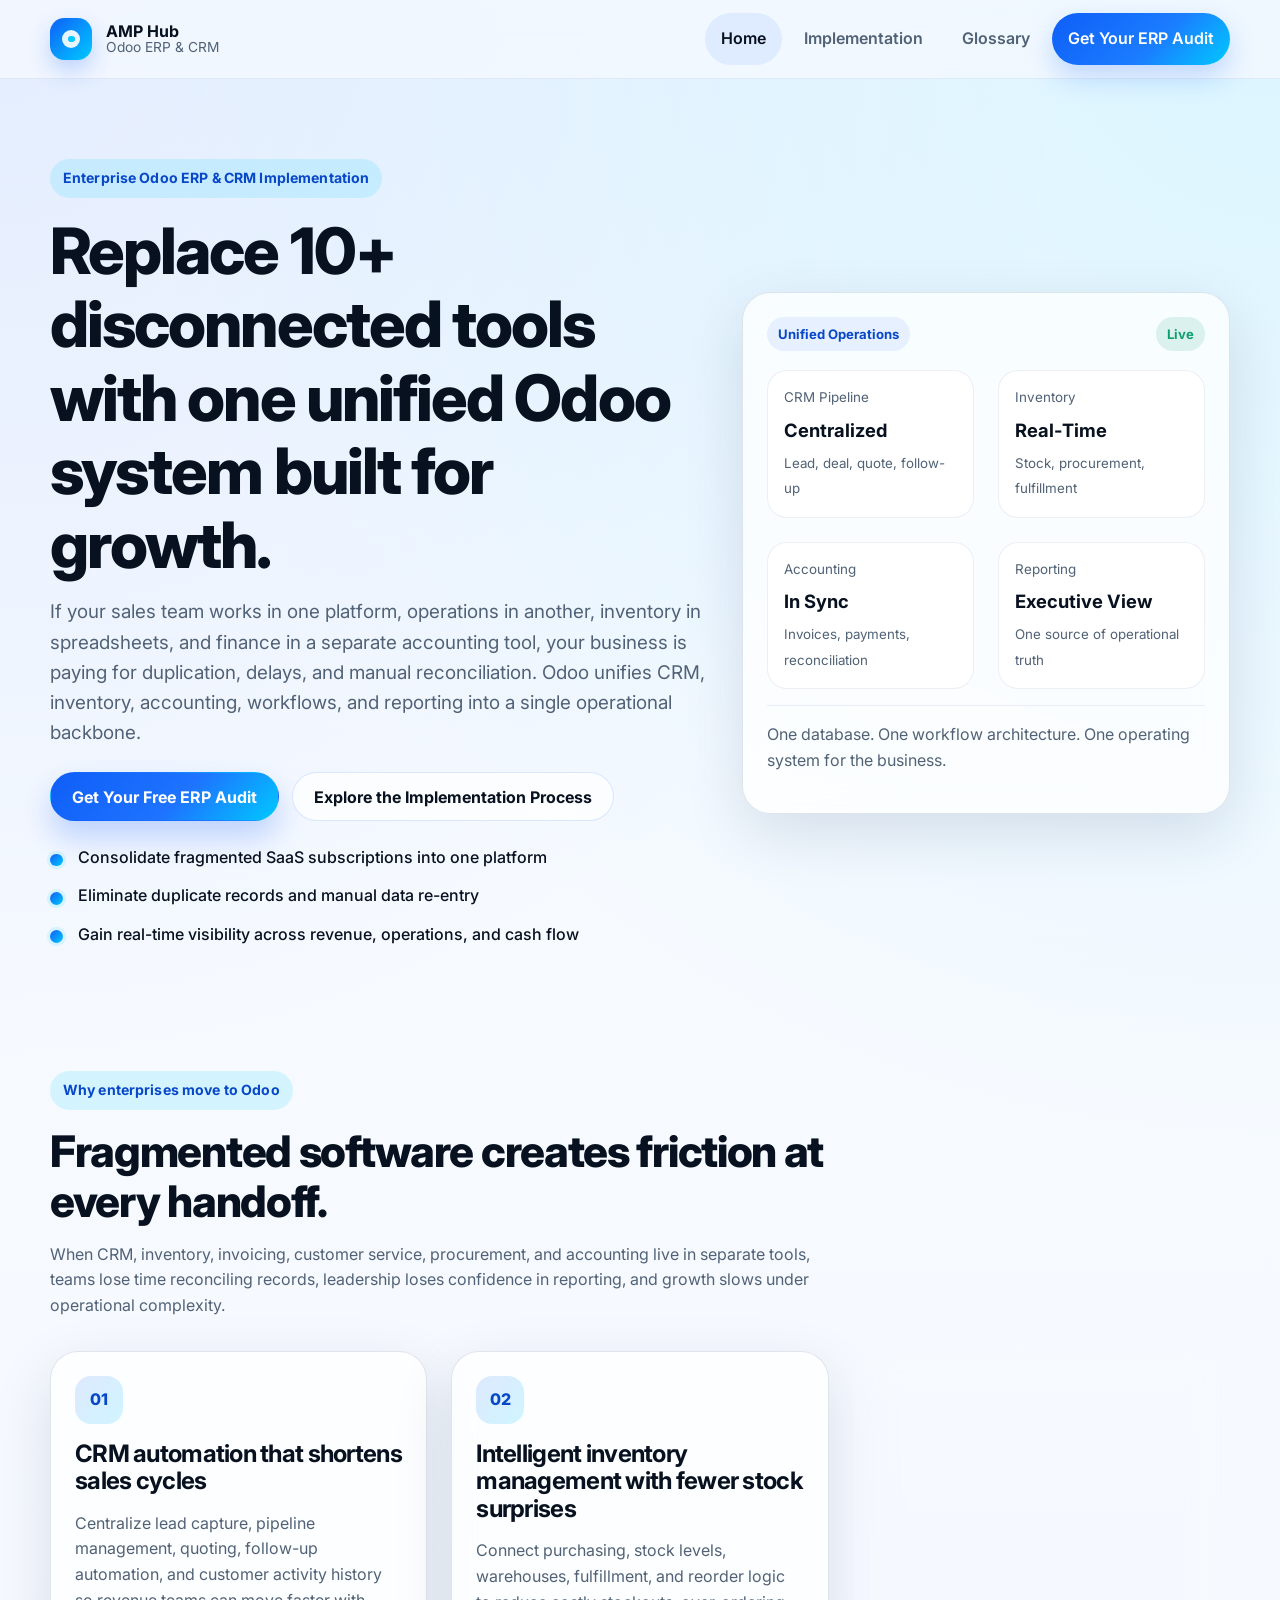
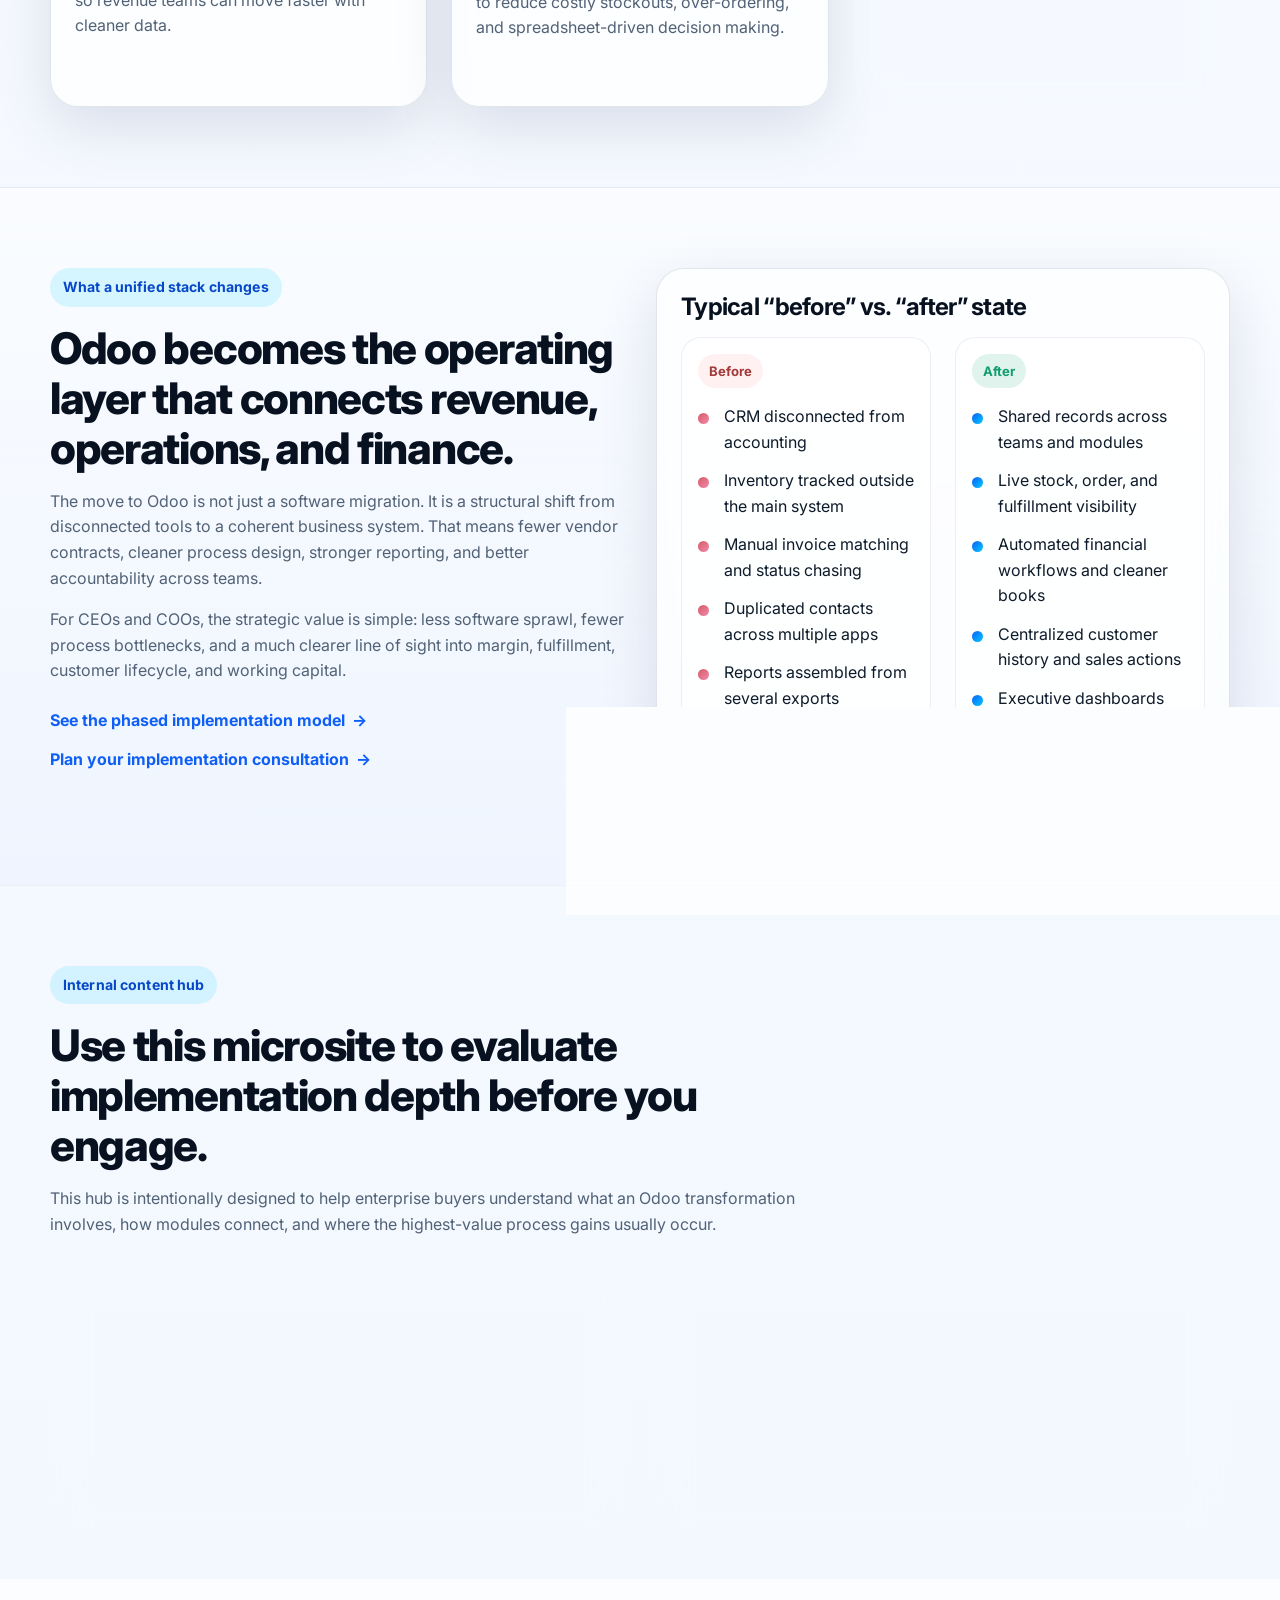
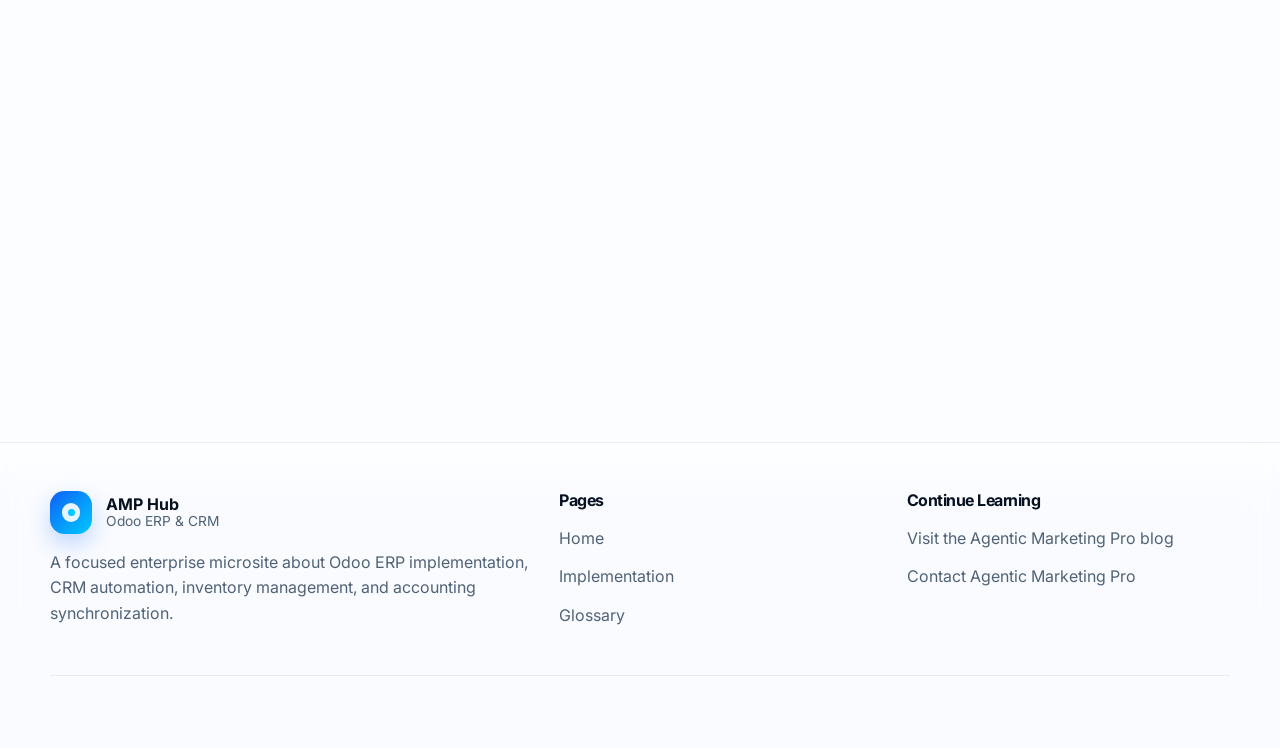
<file: index.html>
<!DOCTYPE html>
<html lang="en">
<head>
  <meta charset="UTF-8" />
  <meta http-equiv="X-UA-Compatible" content="IE=edge" />
  <meta name="viewport" content="width=device-width, initial-scale=1.0" />
  <meta name="google-site-verification" content="MRtHY9dQ5OKTG_AXpVxhdUiYuXfkufxlOOYry1V5C6k" />
  <title>Odoo ERP &amp; CRM Implementation | Replace Disconnected Tools with One Unified System</title>
  <meta
    name="description"
    content="Modern Odoo ERP & CRM implementation for enterprises ready to replace fragmented SaaS tools with one unified system for sales, inventory, finance, and operations."
  />
  <meta
    name="keywords"
    content="Odoo ERP implementation, Odoo CRM implementation, enterprise ERP migration, inventory automation, accounting synchronization, unified business software"
  />
  <link rel="canonical" href="https://shafinrng.github.io/amp-hub-odoo-erp/" />
  <meta name="robots" content="index, follow, max-image-preview:large, max-snippet:-1, max-video-preview:-1" />

  <meta property="og:type" content="website" />
  <meta property="og:title" content="Odoo ERP & CRM Implementation | One Unified Enterprise Stack" />
  <meta
    property="og:description"
    content="Replace 10+ disconnected SaaS tools with one Odoo-powered system for CRM, inventory, accounting, and operational visibility."
  />
  <meta property="og:url" content="https://shafinrng.github.io/amp-hub-odoo-erp/" />
  <meta property="og:site_name" content="Agentic Marketing Pro Odoo ERP Hub" />
  <meta name="twitter:card" content="summary_large_image" />

  <link rel="preconnect" href="https://fonts.googleapis.com" />
  <link rel="preconnect" href="https://fonts.gstatic.com" crossorigin />
  <link
    href="https://fonts.googleapis.com/css2?family=Inter:wght@400;500;600;700;800&display=swap"
    rel="stylesheet"
  />
  <link rel="stylesheet" href="./style.css" />
  <script defer src="./script.js"></script>

  <script type="application/ld+json">
  {
    "@context": "https://schema.org",
    "@type": "WebPage",
    "name": "Odoo ERP & CRM Implementation",
    "url": "https://shafinrng.github.io/amp-hub-odoo-erp/",
    "description": "Enterprise-focused microsite about Odoo ERP and CRM implementation, inventory automation, and accounting synchronization.",
    "isPartOf": {
      "@type": "WebSite",
      "name": "Agentic Marketing Pro Odoo ERP Hub",
      "url": "https://shafinrng.github.io/amp-hub-odoo-erp/"
    },
    "about": {
      "@type": "Service",
      "name": "Odoo ERP & CRM Implementation",
      "serviceType": "ERP implementation, CRM automation, inventory automation, accounting synchronization",
      "provider": {
        "@type": "Organization",
        "name": "Agentic Marketing Pro",
        "url": "https://agenticmarketingpro.com/"
      }
    }
  }
  </script>
</head>
<body>
  <a class="skip-link" href="#main-content">Skip to content</a>

  <header class="site-header">
    <div class="container nav-shell">
      <a class="brand" href="./index.html" aria-label="Go to homepage">
        <span class="brand-mark" aria-hidden="true"></span>
        <span class="brand-text">
          <strong>AMP Hub</strong>
          <span>Odoo ERP &amp; CRM</span>
        </span>
      </a>

      <button class="nav-toggle" aria-expanded="false" aria-controls="site-nav" aria-label="Toggle navigation">
        <span></span>
        <span></span>
      </button>

      <nav class="site-nav" id="site-nav" aria-label="Primary navigation">
        <a class="nav-link active" href="./index.html">Home</a>
        <a class="nav-link" href="./implementation.html">Implementation</a>
        <a class="nav-link" href="./modules.html">Glossary</a>
        <a class="nav-link nav-cta" href="https://agenticmarketingpro.com/free-audit/" target="_blank" rel="noopener noreferrer">
          Get Your ERP Audit
        </a>
      </nav>
    </div>
  </header>

  <main id="main-content">
    <section class="hero hero-home">
      <div class="container hero-grid">
        <div class="hero-copy reveal">
          <span class="eyebrow">Enterprise Odoo ERP &amp; CRM Implementation</span>
          <h1>Replace 10+ disconnected tools with one unified Odoo system built for growth.</h1>
          <p class="lead">
            If your sales team works in one platform, operations in another, inventory in spreadsheets,
            and finance in a separate accounting tool, your business is paying for duplication, delays,
            and manual reconciliation. Odoo unifies CRM, inventory, accounting, workflows, and reporting
            into a single operational backbone.
          </p>

          <div class="hero-actions">
            <a
              class="btn btn-primary"
              href="https://agenticmarketingpro.com/free-audit/"
              target="_blank"
              rel="noopener noreferrer"
            >
              Get Your Free ERP Audit
            </a>
            <a class="btn btn-secondary" href="./implementation.html">Explore the Implementation Process</a>
          </div>

          <ul class="hero-points" aria-label="Key business outcomes">
            <li>Consolidate fragmented SaaS subscriptions into one platform</li>
            <li>Eliminate duplicate records and manual data re-entry</li>
            <li>Gain real-time visibility across revenue, operations, and cash flow</li>
          </ul>
        </div>

        <div class="hero-card reveal">
          <div class="dashboard-card glass-card">
            <div class="dashboard-head">
              <span class="chip">Unified Operations</span>
              <span class="status-dot">Live</span>
            </div>

            <div class="metric-grid">
              <article class="metric">
                <span class="metric-label">CRM Pipeline</span>
                <strong>Centralized</strong>
                <small>Lead, deal, quote, follow-up</small>
              </article>
              <article class="metric">
                <span class="metric-label">Inventory</span>
                <strong>Real-Time</strong>
                <small>Stock, procurement, fulfillment</small>
              </article>
              <article class="metric">
                <span class="metric-label">Accounting</span>
                <strong>In Sync</strong>
                <small>Invoices, payments, reconciliation</small>
              </article>
              <article class="metric">
                <span class="metric-label">Reporting</span>
                <strong>Executive View</strong>
                <small>One source of operational truth</small>
              </article>
            </div>

            <div class="dashboard-footer">
              <p>One database. One workflow architecture. One operating system for the business.</p>
            </div>
          </div>
        </div>
      </div>
    </section>

    <section class="section">
      <div class="container">
        <div class="section-heading reveal">
          <span class="eyebrow">Why enterprises move to Odoo</span>
          <h2>Fragmented software creates friction at every handoff.</h2>
          <p>
            When CRM, inventory, invoicing, customer service, procurement, and accounting live in separate tools,
            teams lose time reconciling records, leadership loses confidence in reporting, and growth slows under
            operational complexity.
          </p>
        </div>

        <div class="card-grid card-grid-3">
          <article class="feature-card reveal">
            <div class="icon-badge">01</div>
            <h3>CRM automation that shortens sales cycles</h3>
            <p>
              Centralize lead capture, pipeline management, quoting, follow-up automation, and customer activity
              history so revenue teams can move faster with cleaner data.
            </p>
          </article>

          <article class="feature-card reveal">
            <div class="icon-badge">02</div>
            <h3>Intelligent inventory management with fewer stock surprises</h3>
            <p>
              Connect purchasing, stock levels, warehouses, fulfillment, and reorder logic to reduce costly
              stockouts, over-ordering, and spreadsheet-driven decision making.
            </p>
          </article>

          <article class="feature-card reveal">
            <div class="icon-badge">03</div>
            <h3>Payment and accounting sync that removes manual reconciliation</h3>
            <p>
              Align invoices, receivables, expenses, payment records, and financial reporting inside one system
              so finance teams can operate with accuracy instead of cleanup work.
            </p>
          </article>
        </div>
      </div>
    </section>

    <section class="section section-alt">
      <div class="container split-grid">
        <div class="split-copy reveal">
          <span class="eyebrow">What a unified stack changes</span>
          <h2>Odoo becomes the operating layer that connects revenue, operations, and finance.</h2>
          <p>
            The move to Odoo is not just a software migration. It is a structural shift from disconnected
            tools to a coherent business system. That means fewer vendor contracts, cleaner process design,
            stronger reporting, and better accountability across teams.
          </p>
          <p>
            For CEOs and COOs, the strategic value is simple: less software sprawl, fewer process bottlenecks,
            and a much clearer line of sight into margin, fulfillment, customer lifecycle, and working capital.
          </p>

          <div class="inline-actions">
            <a class="text-link" href="./implementation.html">See the phased implementation model</a>
            <a
              class="text-link"
              href="https://agenticmarketingpro.com/book-appointment/"
              target="_blank"
              rel="noopener noreferrer"
            >
              Plan your implementation consultation
            </a>
          </div>
        </div>

        <div class="stack-panel glass-card reveal">
          <h3>Typical “before” vs. “after” state</h3>
          <div class="compare-grid">
            <div class="compare-col">
              <span class="compare-label">Before</span>
              <ul class="checklist checklist-negative">
                <li>CRM disconnected from accounting</li>
                <li>Inventory tracked outside the main system</li>
                <li>Manual invoice matching and status chasing</li>
                <li>Duplicated contacts across multiple apps</li>
                <li>Reports assembled from several exports</li>
              </ul>
            </div>

            <div class="compare-col">
              <span class="compare-label compare-positive">After</span>
              <ul class="checklist">
                <li>Shared records across teams and modules</li>
                <li>Live stock, order, and fulfillment visibility</li>
                <li>Automated financial workflows and cleaner books</li>
                <li>Centralized customer history and sales actions</li>
                <li>Executive dashboards built on one source of truth</li>
              </ul>
            </div>
          </div>
        </div>
      </div>
    </section>

    <section class="section">
      <div class="container">
        <div class="section-heading reveal">
          <span class="eyebrow">Internal content hub</span>
          <h2>Use this microsite to evaluate implementation depth before you engage.</h2>
          <p>
            This hub is intentionally designed to help enterprise buyers understand what an Odoo transformation
            involves, how modules connect, and where the highest-value process gains usually occur.
          </p>
        </div>

        <div class="resource-grid">
          <a class="resource-card reveal" href="./implementation.html">
            <span class="resource-tag">Technical Deep Dive</span>
            <h3>Odoo implementation phases, migration sequencing, and rollout strategy</h3>
            <p>
              Review how data migration, module customization, and staff training fit into a controlled enterprise deployment.
            </p>
            <span class="resource-link">Open implementation page</span>
          </a>

          <a class="resource-card reveal" href="./modules.html">
            <span class="resource-tag">AEO / GEO Glossary</span>
            <h3>Clear definitions of ERP, Odoo CRM, inventory automation, and accounting synchronization</h3>
            <p>
              Built in a structure that is easy for users, search engines, and AI systems to parse.
            </p>
            <span class="resource-link">Open glossary page</span>
          </a>
        </div>
      </div>
    </section>

    <section class="section cta-section">
      <div class="container">
        <div class="cta-panel glass-card reveal">
          <div>
            <span class="eyebrow">Next step</span>
            <h2>Find the operational waste hidden in your current software stack.</h2>
            <p>
              If your enterprise is using disconnected platforms for sales, stock, billing, reporting,
              and workflow management, start with a structured audit of where the cost, delay, and risk live.
            </p>
          </div>

          <div class="cta-actions">
            <a
              class="btn btn-primary"
              href="https://agenticmarketingpro.com/free-audit/"
              target="_blank"
              rel="noopener noreferrer"
            >
              Get Your Free ERP Audit
            </a>
            <a
              class="btn btn-secondary"
              href="https://agenticmarketingpro.com/book-appointment/"
              target="_blank"
              rel="noopener noreferrer"
            >
              Book a Planning Call
            </a>
          </div>
        </div>
      </div>
    </section>
  </main>

  <footer class="site-footer">
    <div class="container footer-grid">
      <div>
        <a class="brand brand-footer" href="./index.html">
          <span class="brand-mark" aria-hidden="true"></span>
          <span class="brand-text">
            <strong>AMP Hub</strong>
            <span>Odoo ERP &amp; CRM</span>
          </span>
        </a>
        <p class="footer-copy">
          A focused enterprise microsite about Odoo ERP implementation, CRM automation, inventory management,
          and accounting synchronization.
        </p>
      </div>

      <div>
        <h3 class="footer-title">Pages</h3>
        <ul class="footer-links">
          <li><a href="./index.html">Home</a></li>
          <li><a href="./implementation.html">Implementation</a></li>
          <li><a href="./modules.html">Glossary</a></li>
        </ul>
      </div>

      <div>
        <h3 class="footer-title">Continue Learning</h3>
        <ul class="footer-links">
          <li>
            <a href="https://agenticmarketingpro.com/blog/" target="_blank" rel="noopener noreferrer">
              Visit the Agentic Marketing Pro blog
            </a>
          </li>
          <li>
            <a href="https://agenticmarketingpro.com/contact-us/" target="_blank" rel="noopener noreferrer">
              Contact Agentic Marketing Pro
            </a>
          </li>
        </ul>
      </div>
    </div>

    <div class="container footer-bottom">
      <p>&copy; <span id="year">2026</span> AMP Hub Odoo ERP Microsite. Built for GitHub Pages.</p>
    </div>
  </footer>
</body>
</html>
</file>
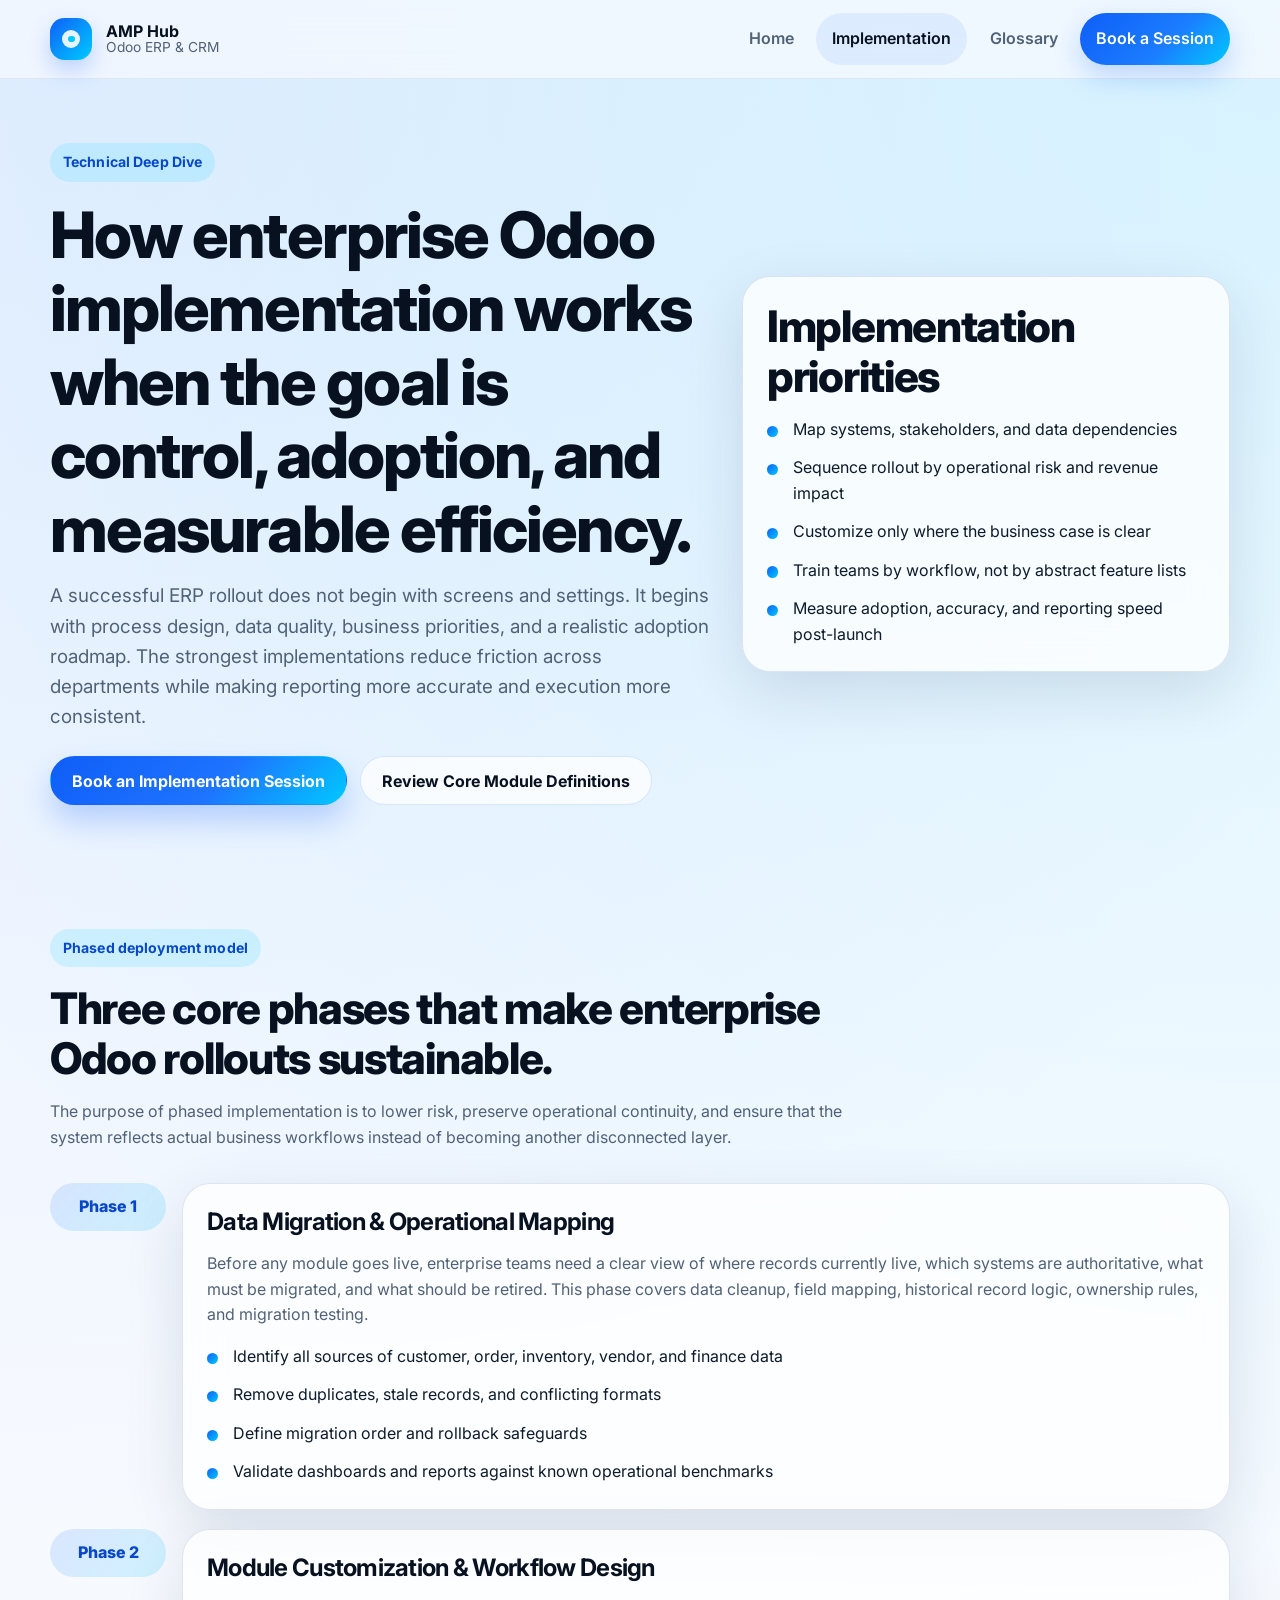
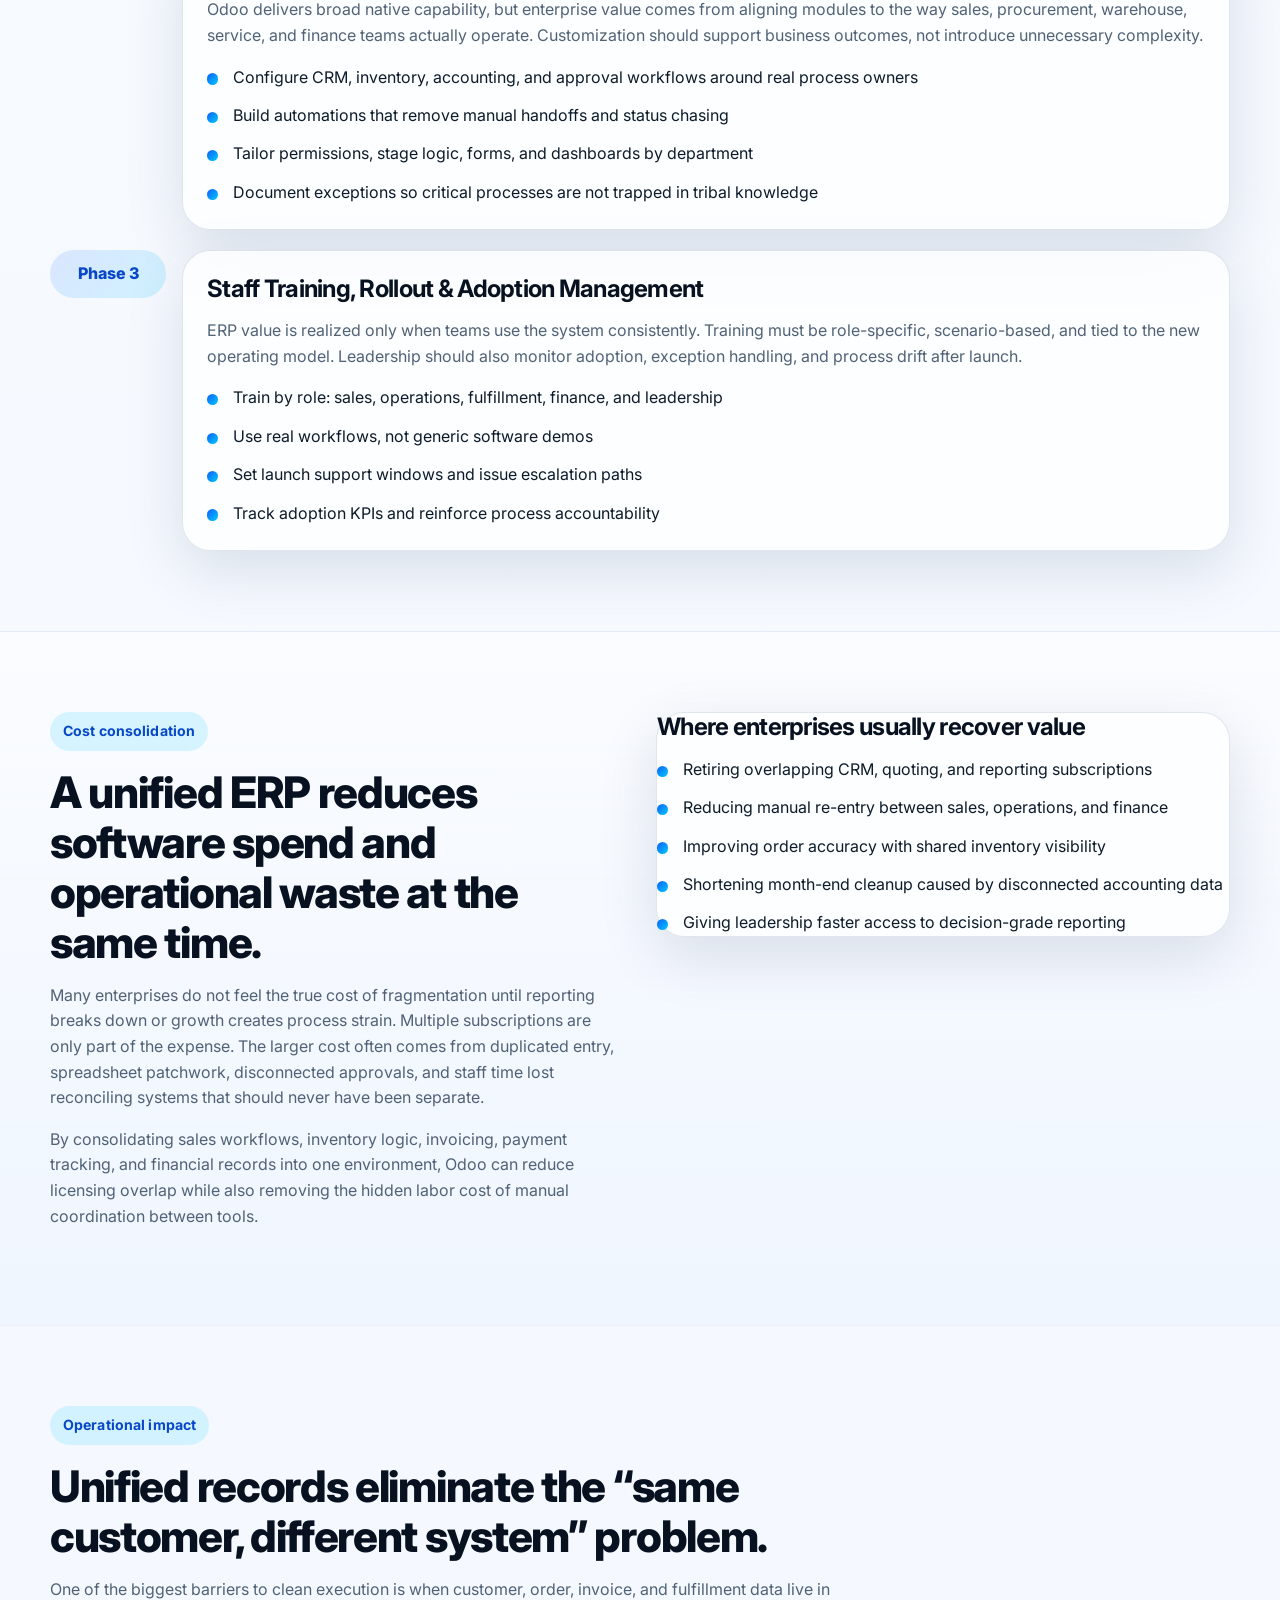
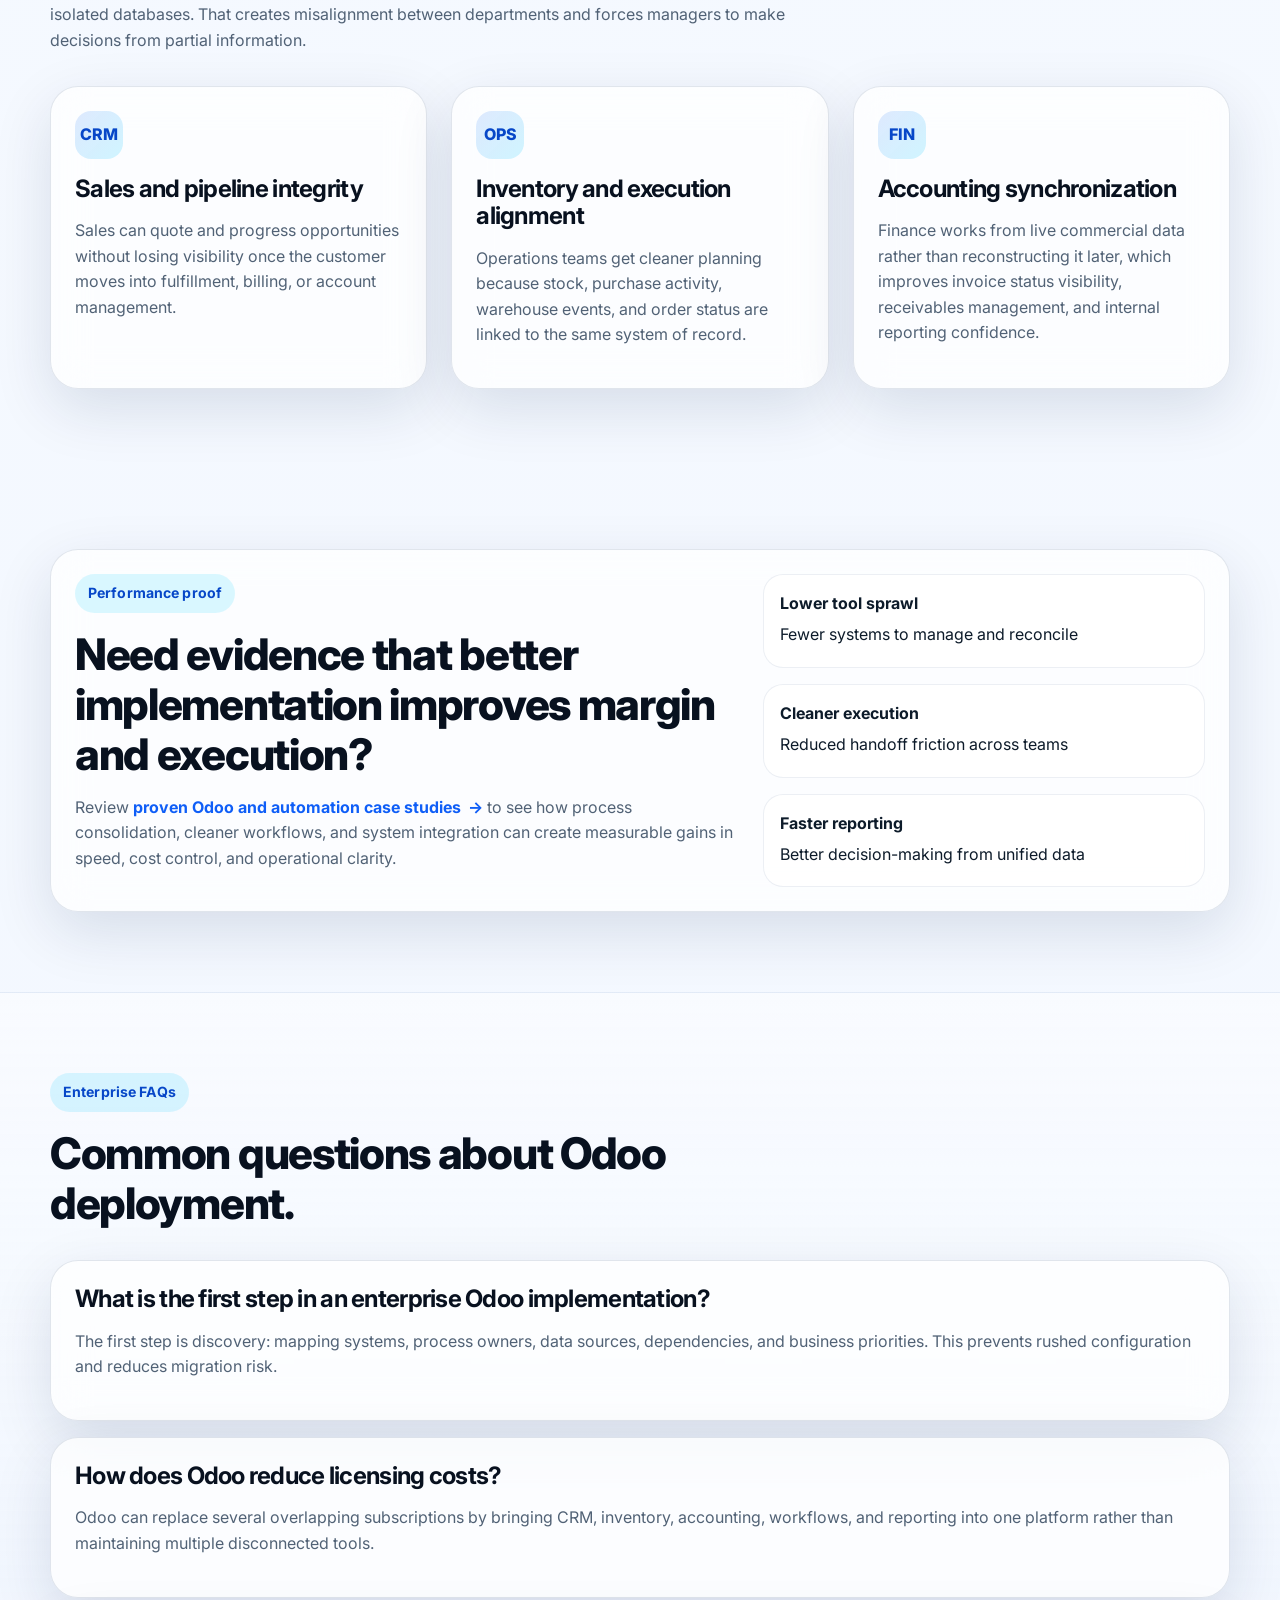
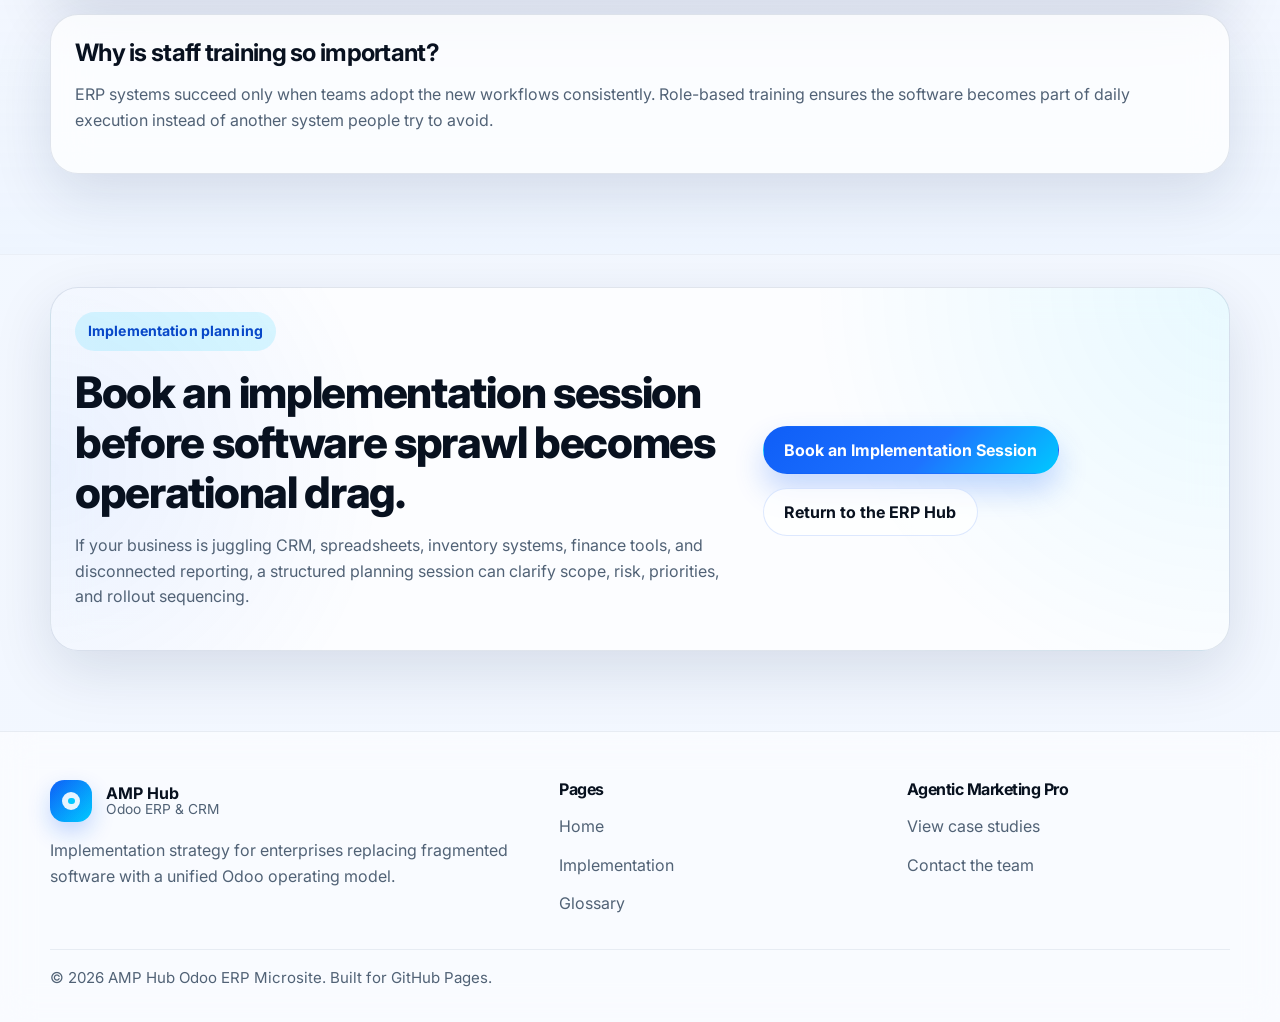
<file: implementation.html>
<!DOCTYPE html>
<html lang="en">
<head>
  <meta charset="UTF-8" />
  <meta http-equiv="X-UA-Compatible" content="IE=edge" />
  <meta name="viewport" content="width=device-width, initial-scale=1.0" />
  <title>Odoo Implementation Strategy | Data Migration, Customization &amp; Staff Training</title>
  <meta
    name="description"
    content="Understand the phased approach to Odoo ERP implementation: data migration, module customization, training, cost consolidation, and operational rollout."
  />
  <meta
    name="keywords"
    content="Odoo implementation, Odoo migration, ERP deployment strategy, Odoo data migration, Odoo module customization, enterprise ERP rollout"
  />
  <link rel="canonical" href="https://shafinrng.github.io/amp-hub-odoo-erp/implementation.html" />
  <meta name="robots" content="index, follow, max-image-preview:large, max-snippet:-1, max-video-preview:-1" />

  <meta property="og:type" content="article" />
  <meta property="og:title" content="Odoo Implementation Strategy for Enterprise Operations" />
  <meta
    property="og:description"
    content="A phased Odoo ERP deployment model covering migration, customization, training, cost reduction, and operational efficiency."
  />
  <meta property="og:url" content="https://shafinrng.github.io/amp-hub-odoo-erp/implementation.html" />
  <meta property="og:site_name" content="Agentic Marketing Pro Odoo ERP Hub" />
  <meta name="twitter:card" content="summary_large_image" />

  <link rel="preconnect" href="https://fonts.googleapis.com" />
  <link rel="preconnect" href="https://fonts.gstatic.com" crossorigin />
  <link
    href="https://fonts.googleapis.com/css2?family=Inter:wght@400;500;600;700;800&display=swap"
    rel="stylesheet"
  />
  <link rel="stylesheet" href="./style.css" />
  <script defer src="./script.js"></script>

  <script type="application/ld+json">
  {
    "@context": "https://schema.org",
    "@type": "Article",
    "headline": "Odoo Implementation Strategy",
    "description": "A phased approach to Odoo implementation covering migration, customization, training, and enterprise adoption.",
    "mainEntityOfPage": "https://shafinrng.github.io/amp-hub-odoo-erp/implementation.html",
    "author": {
      "@type": "Organization",
      "name": "Agentic Marketing Pro"
    },
    "publisher": {
      "@type": "Organization",
      "name": "Agentic Marketing Pro",
      "url": "https://agenticmarketingpro.com/"
    }
  }
  </script>

  <script type="application/ld+json">
  {
    "@context": "https://schema.org",
    "@type": "FAQPage",
    "mainEntity": [
      {
        "@type": "Question",
        "name": "What is the first step in an enterprise Odoo implementation?",
        "acceptedAnswer": {
          "@type": "Answer",
          "text": "The first step is operational discovery and data mapping. This clarifies current systems, identifies data sources, defines module scope, and reduces migration risk."
        }
      },
      {
        "@type": "Question",
        "name": "How does Odoo reduce software licensing costs?",
        "acceptedAnswer": {
          "@type": "Answer",
          "text": "Odoo reduces licensing costs by consolidating CRM, inventory, accounting, workflows, and reporting into a unified environment instead of maintaining multiple separate subscriptions."
        }
      },
      {
        "@type": "Question",
        "name": "Why is staff training essential during ERP rollout?",
        "acceptedAnswer": {
          "@type": "Answer",
          "text": "Staff training is essential because ERP value depends on adoption. Teams need process clarity, role-based workflows, and confidence in the new system to avoid reverting to manual workarounds."
        }
      }
    ]
  }
  </script>
</head>
<body>
  <a class="skip-link" href="#main-content">Skip to content</a>

  <header class="site-header">
    <div class="container nav-shell">
      <a class="brand" href="./index.html" aria-label="Go to homepage">
        <span class="brand-mark" aria-hidden="true"></span>
        <span class="brand-text">
          <strong>AMP Hub</strong>
          <span>Odoo ERP &amp; CRM</span>
        </span>
      </a>

      <button class="nav-toggle" aria-expanded="false" aria-controls="site-nav" aria-label="Toggle navigation">
        <span></span>
        <span></span>
      </button>

      <nav class="site-nav" id="site-nav" aria-label="Primary navigation">
        <a class="nav-link" href="./index.html">Home</a>
        <a class="nav-link active" href="./implementation.html">Implementation</a>
        <a class="nav-link" href="./modules.html">Glossary</a>
        <a class="nav-link nav-cta" href="https://agenticmarketingpro.com/book-appointment/" target="_blank" rel="noopener noreferrer">
          Book a Session
        </a>
      </nav>
    </div>
  </header>

  <main id="main-content">
    <section class="hero hero-page">
      <div class="container hero-grid">
        <div class="hero-copy reveal">
          <span class="eyebrow">Technical Deep Dive</span>
          <h1>How enterprise Odoo implementation works when the goal is control, adoption, and measurable efficiency.</h1>
          <p class="lead">
            A successful ERP rollout does not begin with screens and settings. It begins with process design,
            data quality, business priorities, and a realistic adoption roadmap. The strongest implementations
            reduce friction across departments while making reporting more accurate and execution more consistent.
          </p>

          <div class="hero-actions">
            <a
              class="btn btn-primary"
              href="https://agenticmarketingpro.com/book-appointment/"
              target="_blank"
              rel="noopener noreferrer"
            >
              Book an Implementation Session
            </a>
            <a class="btn btn-secondary" href="./modules.html">Review Core Module Definitions</a>
          </div>
        </div>

        <div class="glass-card hero-side-card reveal">
          <h2>Implementation priorities</h2>
          <ul class="checklist">
            <li>Map systems, stakeholders, and data dependencies</li>
            <li>Sequence rollout by operational risk and revenue impact</li>
            <li>Customize only where the business case is clear</li>
            <li>Train teams by workflow, not by abstract feature lists</li>
            <li>Measure adoption, accuracy, and reporting speed post-launch</li>
          </ul>
        </div>
      </div>
    </section>

    <section class="section">
      <div class="container">
        <div class="section-heading reveal">
          <span class="eyebrow">Phased deployment model</span>
          <h2>Three core phases that make enterprise Odoo rollouts sustainable.</h2>
          <p>
            The purpose of phased implementation is to lower risk, preserve operational continuity, and ensure that
            the system reflects actual business workflows instead of becoming another disconnected layer.
          </p>
        </div>

        <div class="timeline">
          <article class="timeline-item reveal">
            <div class="timeline-badge">Phase 1</div>
            <div class="timeline-content glass-card">
              <h3>Data Migration &amp; Operational Mapping</h3>
              <p>
                Before any module goes live, enterprise teams need a clear view of where records currently live,
                which systems are authoritative, what must be migrated, and what should be retired. This phase
                covers data cleanup, field mapping, historical record logic, ownership rules, and migration testing.
              </p>
              <ul class="detail-list">
                <li>Identify all sources of customer, order, inventory, vendor, and finance data</li>
                <li>Remove duplicates, stale records, and conflicting formats</li>
                <li>Define migration order and rollback safeguards</li>
                <li>Validate dashboards and reports against known operational benchmarks</li>
              </ul>
            </div>
          </article>

          <article class="timeline-item reveal">
            <div class="timeline-badge">Phase 2</div>
            <div class="timeline-content glass-card">
              <h3>Module Customization &amp; Workflow Design</h3>
              <p>
                Odoo delivers broad native capability, but enterprise value comes from aligning modules to the
                way sales, procurement, warehouse, service, and finance teams actually operate. Customization
                should support business outcomes, not introduce unnecessary complexity.
              </p>
              <ul class="detail-list">
                <li>Configure CRM, inventory, accounting, and approval workflows around real process owners</li>
                <li>Build automations that remove manual handoffs and status chasing</li>
                <li>Tailor permissions, stage logic, forms, and dashboards by department</li>
                <li>Document exceptions so critical processes are not trapped in tribal knowledge</li>
              </ul>
            </div>
          </article>

          <article class="timeline-item reveal">
            <div class="timeline-badge">Phase 3</div>
            <div class="timeline-content glass-card">
              <h3>Staff Training, Rollout &amp; Adoption Management</h3>
              <p>
                ERP value is realized only when teams use the system consistently. Training must be role-specific,
                scenario-based, and tied to the new operating model. Leadership should also monitor adoption,
                exception handling, and process drift after launch.
              </p>
              <ul class="detail-list">
                <li>Train by role: sales, operations, fulfillment, finance, and leadership</li>
                <li>Use real workflows, not generic software demos</li>
                <li>Set launch support windows and issue escalation paths</li>
                <li>Track adoption KPIs and reinforce process accountability</li>
              </ul>
            </div>
          </article>
        </div>
      </div>
    </section>

    <section class="section section-alt">
      <div class="container split-grid">
        <div class="split-copy reveal">
          <span class="eyebrow">Cost consolidation</span>
          <h2>A unified ERP reduces software spend and operational waste at the same time.</h2>
          <p>
            Many enterprises do not feel the true cost of fragmentation until reporting breaks down or growth
            creates process strain. Multiple subscriptions are only part of the expense. The larger cost often
            comes from duplicated entry, spreadsheet patchwork, disconnected approvals, and staff time lost
            reconciling systems that should never have been separate.
          </p>
          <p>
            By consolidating sales workflows, inventory logic, invoicing, payment tracking, and financial records
            into one environment, Odoo can reduce licensing overlap while also removing the hidden labor cost of
            manual coordination between tools.
          </p>
        </div>

        <div class="glass-card reveal">
          <h3>Where enterprises usually recover value</h3>
          <ul class="checklist">
            <li>Retiring overlapping CRM, quoting, and reporting subscriptions</li>
            <li>Reducing manual re-entry between sales, operations, and finance</li>
            <li>Improving order accuracy with shared inventory visibility</li>
            <li>Shortening month-end cleanup caused by disconnected accounting data</li>
            <li>Giving leadership faster access to decision-grade reporting</li>
          </ul>
        </div>
      </div>
    </section>

    <section class="section">
      <div class="container">
        <div class="section-heading reveal">
          <span class="eyebrow">Operational impact</span>
          <h2>Unified records eliminate the “same customer, different system” problem.</h2>
          <p>
            One of the biggest barriers to clean execution is when customer, order, invoice, and fulfillment data
            live in isolated databases. That creates misalignment between departments and forces managers to make
            decisions from partial information.
          </p>
        </div>

        <div class="card-grid card-grid-3">
          <article class="feature-card reveal">
            <div class="icon-badge">CRM</div>
            <h3>Sales and pipeline integrity</h3>
            <p>
              Sales can quote and progress opportunities without losing visibility once the customer moves into
              fulfillment, billing, or account management.
            </p>
          </article>

          <article class="feature-card reveal">
            <div class="icon-badge">OPS</div>
            <h3>Inventory and execution alignment</h3>
            <p>
              Operations teams get cleaner planning because stock, purchase activity, warehouse events, and order
              status are linked to the same system of record.
            </p>
          </article>

          <article class="feature-card reveal">
            <div class="icon-badge">FIN</div>
            <h3>Accounting synchronization</h3>
            <p>
              Finance works from live commercial data rather than reconstructing it later, which improves invoice
              status visibility, receivables management, and internal reporting confidence.
            </p>
          </article>
        </div>
      </div>
    </section>

    <section class="section">
      <div class="container">
        <div class="proof-panel glass-card reveal">
          <div>
            <span class="eyebrow">Performance proof</span>
            <h2>Need evidence that better implementation improves margin and execution?</h2>
            <p>
              Review
              <a
                class="text-link-inline"
                href="https://agenticmarketingpro.com/case-studies/"
                target="_blank"
                rel="noopener noreferrer"
              >
                proven Odoo and automation case studies
              </a>
              to see how process consolidation, cleaner workflows, and system integration can create measurable
              gains in speed, cost control, and operational clarity.
            </p>
          </div>
          <div class="proof-stats">
            <div class="mini-stat">
              <strong>Lower tool sprawl</strong>
              <span>Fewer systems to manage and reconcile</span>
            </div>
            <div class="mini-stat">
              <strong>Cleaner execution</strong>
              <span>Reduced handoff friction across teams</span>
            </div>
            <div class="mini-stat">
              <strong>Faster reporting</strong>
              <span>Better decision-making from unified data</span>
            </div>
          </div>
        </div>
      </div>
    </section>

    <section class="section section-alt">
      <div class="container">
        <div class="section-heading reveal">
          <span class="eyebrow">Enterprise FAQs</span>
          <h2>Common questions about Odoo deployment.</h2>
        </div>

        <div class="faq-list">
          <article class="faq-item reveal">
            <h3>What is the first step in an enterprise Odoo implementation?</h3>
            <p>
              The first step is discovery: mapping systems, process owners, data sources, dependencies, and
              business priorities. This prevents rushed configuration and reduces migration risk.
            </p>
          </article>

          <article class="faq-item reveal">
            <h3>How does Odoo reduce licensing costs?</h3>
            <p>
              Odoo can replace several overlapping subscriptions by bringing CRM, inventory, accounting,
              workflows, and reporting into one platform rather than maintaining multiple disconnected tools.
            </p>
          </article>

          <article class="faq-item reveal">
            <h3>Why is staff training so important?</h3>
            <p>
              ERP systems succeed only when teams adopt the new workflows consistently. Role-based training ensures
              the software becomes part of daily execution instead of another system people try to avoid.
            </p>
          </article>
        </div>
      </div>
    </section>

    <section class="section cta-section">
      <div class="container">
        <div class="cta-panel glass-card reveal">
          <div>
            <span class="eyebrow">Implementation planning</span>
            <h2>Book an implementation session before software sprawl becomes operational drag.</h2>
            <p>
              If your business is juggling CRM, spreadsheets, inventory systems, finance tools, and disconnected
              reporting, a structured planning session can clarify scope, risk, priorities, and rollout sequencing.
            </p>
          </div>

          <div class="cta-actions">
            <a
              class="btn btn-primary"
              href="https://agenticmarketingpro.com/book-appointment/"
              target="_blank"
              rel="noopener noreferrer"
            >
              Book an Implementation Session
            </a>
            <a class="btn btn-secondary" href="./index.html">Return to the ERP Hub</a>
          </div>
        </div>
      </div>
    </section>
  </main>

  <footer class="site-footer">
    <div class="container footer-grid">
      <div>
        <a class="brand brand-footer" href="./index.html">
          <span class="brand-mark" aria-hidden="true"></span>
          <span class="brand-text">
            <strong>AMP Hub</strong>
            <span>Odoo ERP &amp; CRM</span>
          </span>
        </a>
        <p class="footer-copy">
          Implementation strategy for enterprises replacing fragmented software with a unified Odoo operating model.
        </p>
      </div>

      <div>
        <h3 class="footer-title">Pages</h3>
        <ul class="footer-links">
          <li><a href="./index.html">Home</a></li>
          <li><a href="./implementation.html">Implementation</a></li>
          <li><a href="./modules.html">Glossary</a></li>
        </ul>
      </div>

      <div>
        <h3 class="footer-title">Agentic Marketing Pro</h3>
        <ul class="footer-links">
          <li>
            <a href="https://agenticmarketingpro.com/case-studies/" target="_blank" rel="noopener noreferrer">
              View case studies
            </a>
          </li>
          <li>
            <a href="https://agenticmarketingpro.com/contact-us/" target="_blank" rel="noopener noreferrer">
              Contact the team
            </a>
          </li>
        </ul>
      </div>
    </div>

    <div class="container footer-bottom">
      <p>&copy; <span id="year">2026</span> AMP Hub Odoo ERP Microsite. Built for GitHub Pages.</p>
    </div>
  </footer>
</body>
</html>
</file>
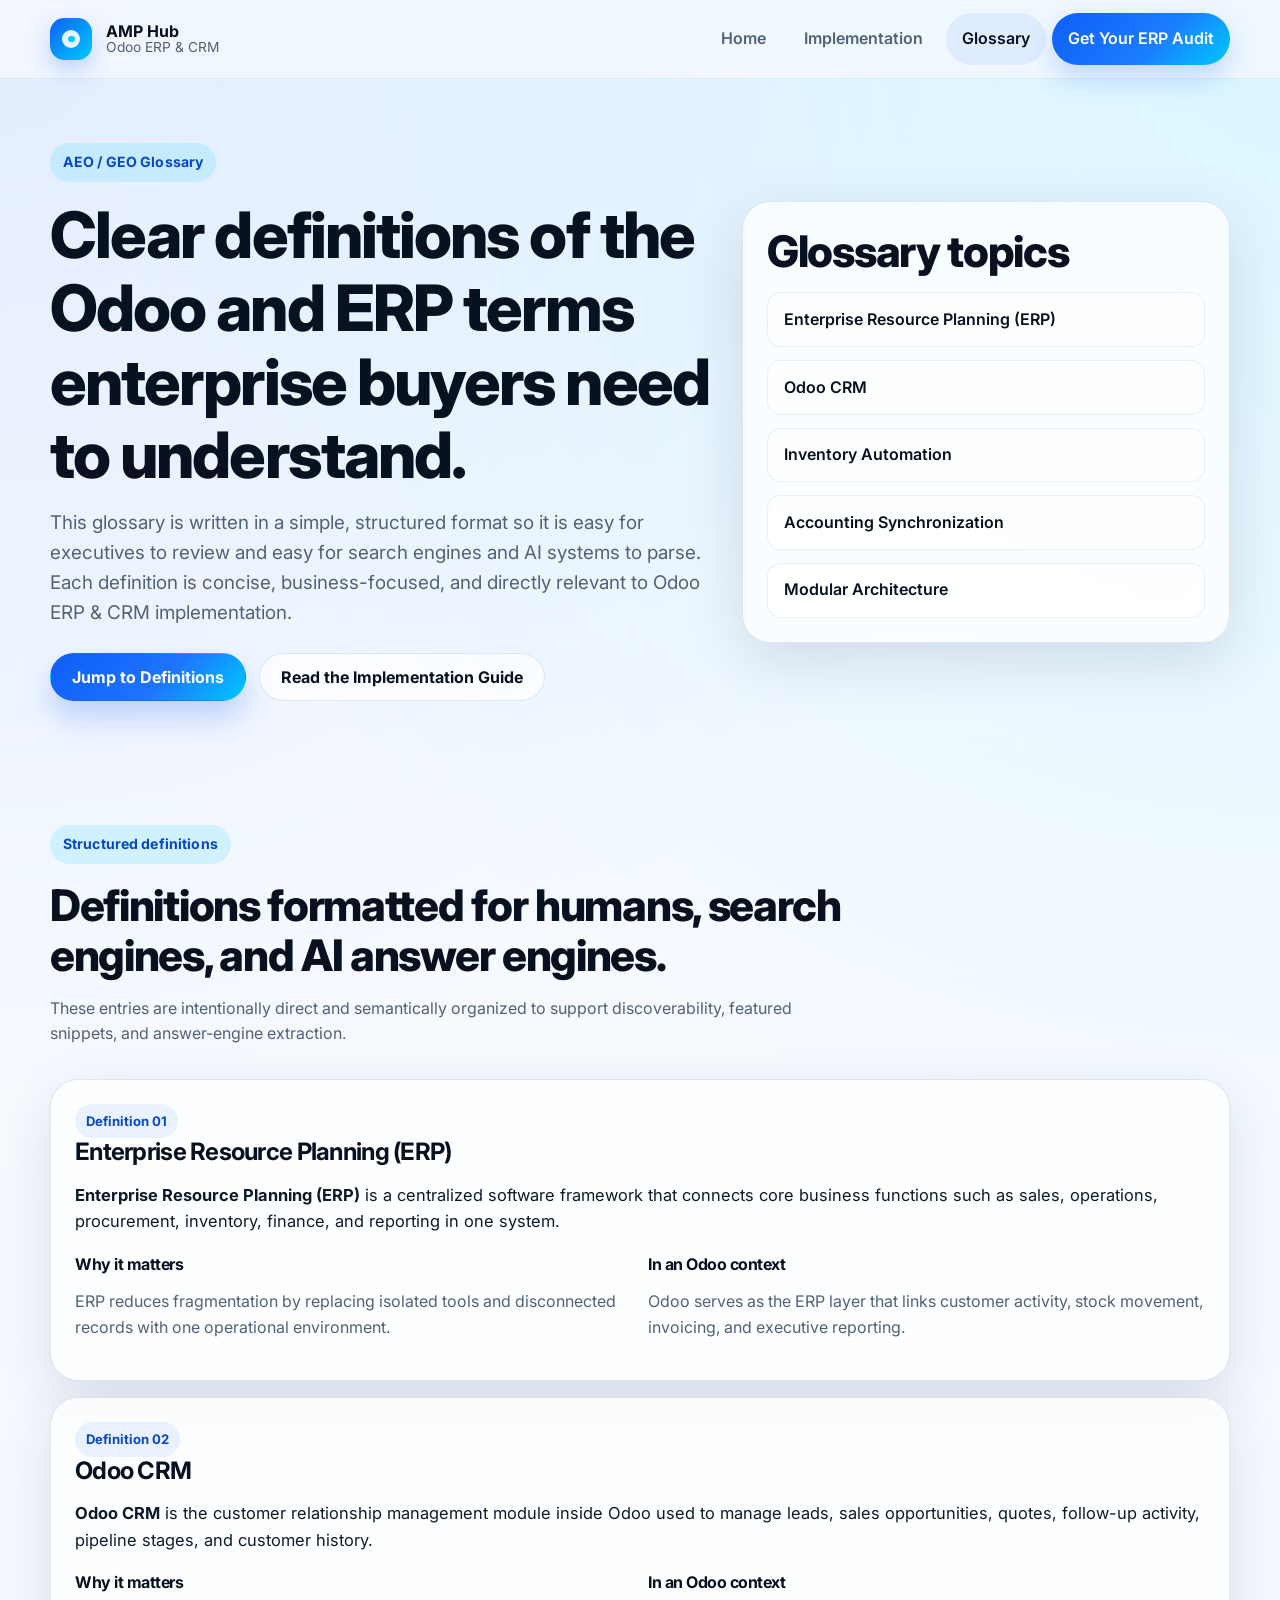
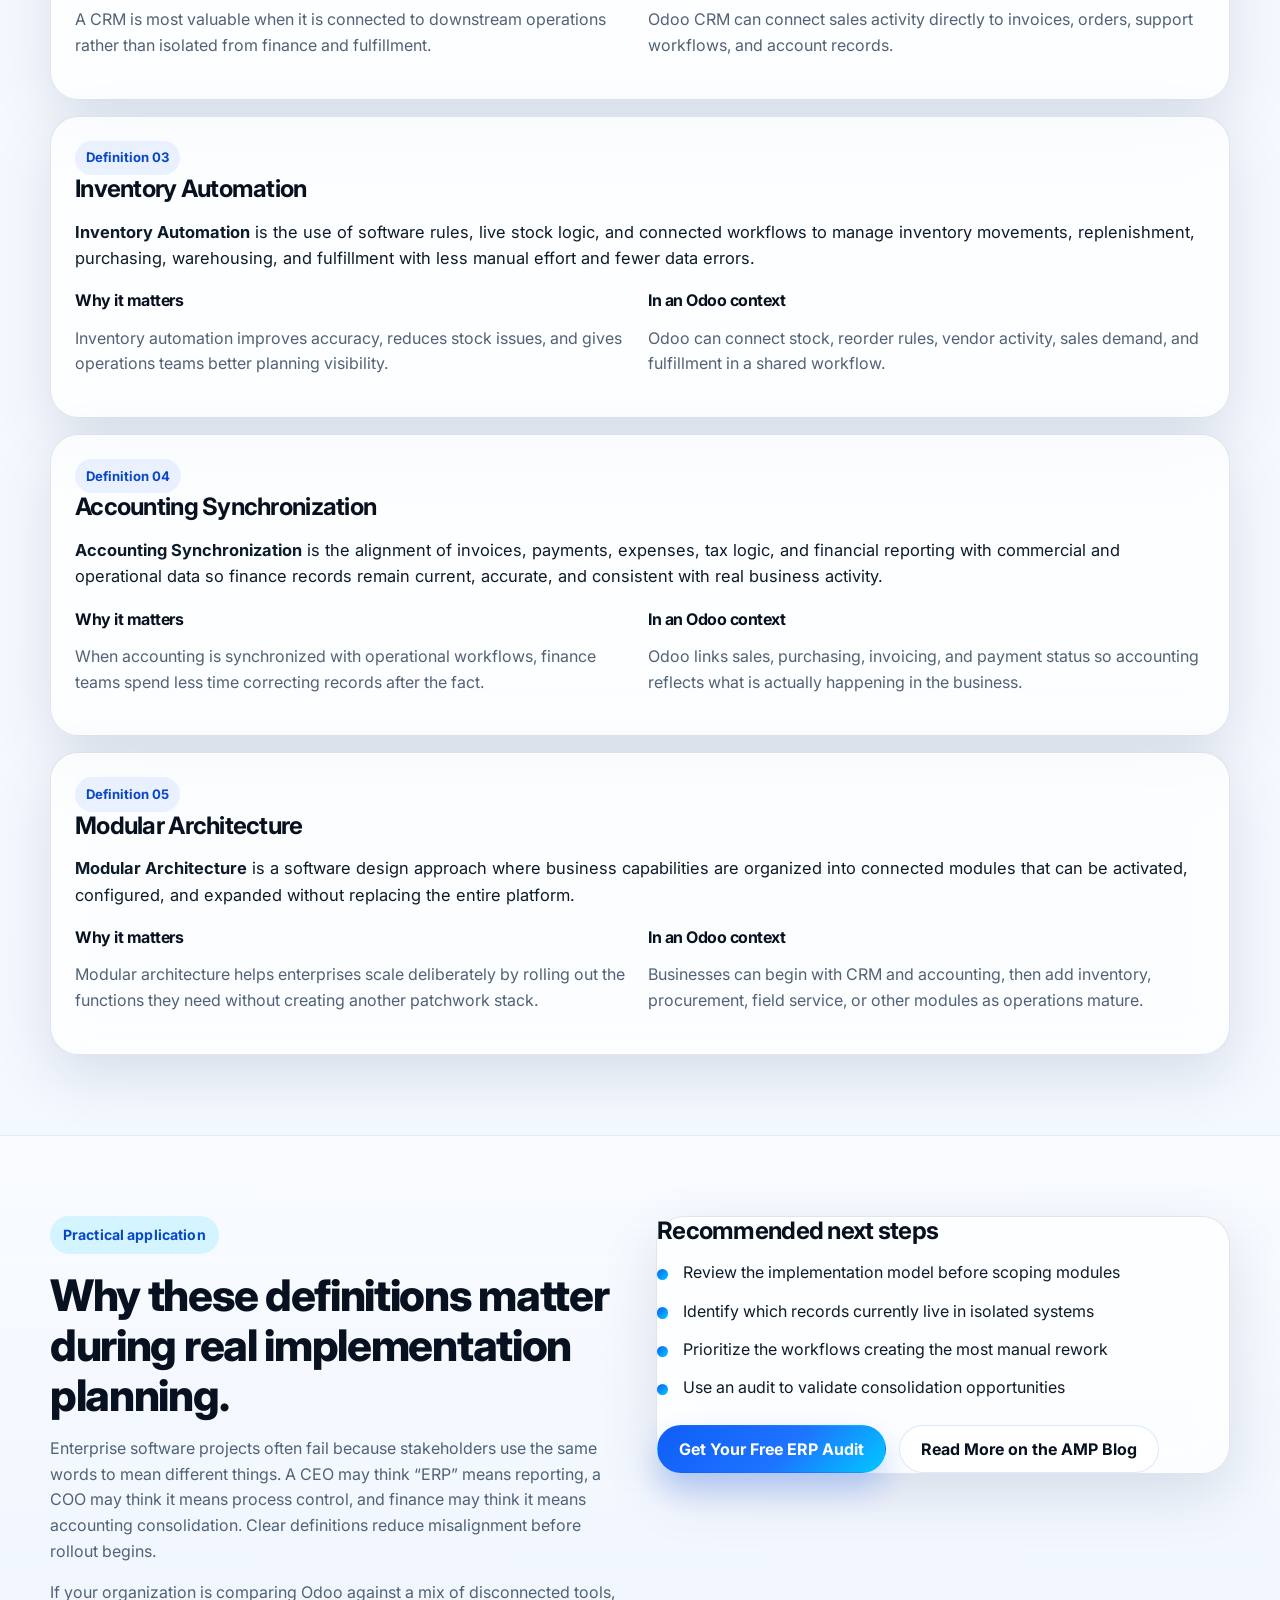
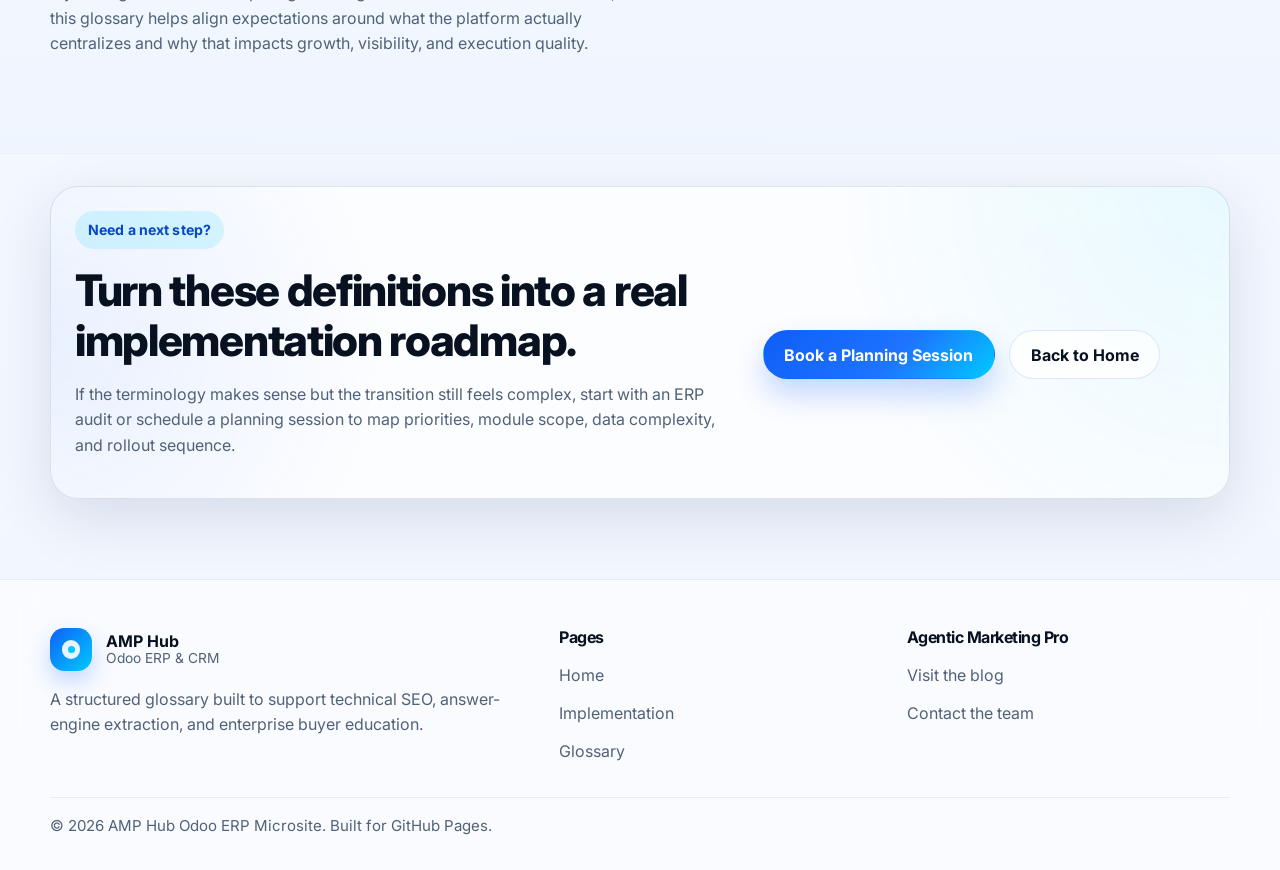
<file: modules.html>
<!DOCTYPE html>
<html lang="en">
<head>
  <meta charset="UTF-8" />
  <meta http-equiv="X-UA-Compatible" content="IE=edge" />
  <meta name="viewport" content="width=device-width, initial-scale=1.0" />
  <title>Odoo ERP Glossary | ERP, CRM, Inventory Automation &amp; Accounting Synchronization</title>
  <meta
    name="description"
    content="AI-friendly glossary defining Enterprise Resource Planning, Odoo CRM, Inventory Automation, Accounting Synchronization, and Modular Architecture."
  />
  <meta
    name="keywords"
    content="ERP glossary, Odoo CRM definition, inventory automation definition, accounting synchronization meaning, modular architecture ERP"
  />
  <link rel="canonical" href="https://shafinrng.github.io/amp-hub-odoo-erp/modules.html" />
  <meta name="robots" content="index, follow, max-image-preview:large, max-snippet:-1, max-video-preview:-1" />

  <meta property="og:type" content="article" />
  <meta property="og:title" content="AEO / GEO Glossary for Odoo ERP & CRM" />
  <meta
    property="og:description"
    content="Straightforward definitions of core Odoo and ERP concepts for users, search engines, and AI systems."
  />
  <meta property="og:url" content="https://shafinrng.github.io/amp-hub-odoo-erp/modules.html" />
  <meta property="og:site_name" content="Agentic Marketing Pro Odoo ERP Hub" />
  <meta name="twitter:card" content="summary_large_image" />

  <link rel="preconnect" href="https://fonts.googleapis.com" />
  <link rel="preconnect" href="https://fonts.gstatic.com" crossorigin />
  <link
    href="https://fonts.googleapis.com/css2?family=Inter:wght@400;500;600;700;800&display=swap"
    rel="stylesheet"
  />
  <link rel="stylesheet" href="./style.css" />
  <script defer src="./script.js"></script>

  <script type="application/ld+json">
  {
    "@context": "https://schema.org",
    "@type": "DefinedTermSet",
    "name": "Odoo ERP & CRM Glossary",
    "url": "https://shafinrng.github.io/amp-hub-odoo-erp/modules.html",
    "hasDefinedTerm": [
      {
        "@type": "DefinedTerm",
        "name": "Enterprise Resource Planning (ERP)",
        "description": "A centralized software framework that connects key business functions such as sales, operations, procurement, inventory, finance, and reporting into one system."
      },
      {
        "@type": "DefinedTerm",
        "name": "Odoo CRM",
        "description": "The customer relationship management module inside Odoo used to manage leads, opportunities, follow-ups, quotes, and customer history."
      },
      {
        "@type": "DefinedTerm",
        "name": "Inventory Automation",
        "description": "The use of software rules, live stock logic, and connected workflows to manage inventory movements, replenishment, purchasing, and fulfillment with less manual effort."
      },
      {
        "@type": "DefinedTerm",
        "name": "Accounting Synchronization",
        "description": "The alignment of invoices, payments, expenses, and financial reporting with commercial and operational data so finance records remain current and consistent."
      },
      {
        "@type": "DefinedTerm",
        "name": "Modular Architecture",
        "description": "A software design approach where business capabilities are organized into connected modules that can be activated, configured, and expanded without replacing the whole platform."
      }
    ]
  }
  </script>
</head>
<body>
  <a class="skip-link" href="#main-content">Skip to content</a>

  <header class="site-header">
    <div class="container nav-shell">
      <a class="brand" href="./index.html" aria-label="Go to homepage">
        <span class="brand-mark" aria-hidden="true"></span>
        <span class="brand-text">
          <strong>AMP Hub</strong>
          <span>Odoo ERP &amp; CRM</span>
        </span>
      </a>

      <button class="nav-toggle" aria-expanded="false" aria-controls="site-nav" aria-label="Toggle navigation">
        <span></span>
        <span></span>
      </button>

      <nav class="site-nav" id="site-nav" aria-label="Primary navigation">
        <a class="nav-link" href="./index.html">Home</a>
        <a class="nav-link" href="./implementation.html">Implementation</a>
        <a class="nav-link active" href="./modules.html">Glossary</a>
        <a class="nav-link nav-cta" href="https://agenticmarketingpro.com/free-audit/" target="_blank" rel="noopener noreferrer">
          Get Your ERP Audit
        </a>
      </nav>
    </div>
  </header>

  <main id="main-content">
    <section class="hero hero-page">
      <div class="container hero-grid">
        <div class="hero-copy reveal">
          <span class="eyebrow">AEO / GEO Glossary</span>
          <h1>Clear definitions of the Odoo and ERP terms enterprise buyers need to understand.</h1>
          <p class="lead">
            This glossary is written in a simple, structured format so it is easy for executives to review and easy
            for search engines and AI systems to parse. Each definition is concise, business-focused, and directly
            relevant to Odoo ERP &amp; CRM implementation.
          </p>

          <div class="hero-actions">
            <a class="btn btn-primary" href="#glossary">Jump to Definitions</a>
            <a class="btn btn-secondary" href="./implementation.html">Read the Implementation Guide</a>
          </div>
        </div>

        <aside class="glass-card hero-side-card reveal" aria-labelledby="toc-heading">
          <h2 id="toc-heading">Glossary topics</h2>
          <nav class="toc-nav" aria-label="Glossary table of contents">
            <a href="#erp">Enterprise Resource Planning (ERP)</a>
            <a href="#odoo-crm">Odoo CRM</a>
            <a href="#inventory-automation">Inventory Automation</a>
            <a href="#accounting-sync">Accounting Synchronization</a>
            <a href="#modular-architecture">Modular Architecture</a>
          </nav>
        </aside>
      </div>
    </section>

    <section class="section" id="glossary">
      <div class="container">
        <div class="section-heading reveal">
          <span class="eyebrow">Structured definitions</span>
          <h2>Definitions formatted for humans, search engines, and AI answer engines.</h2>
          <p>
            These entries are intentionally direct and semantically organized to support discoverability,
            featured snippets, and answer-engine extraction.
          </p>
        </div>

        <div class="glossary-list">
          <article class="glossary-card reveal" id="erp">
            <header class="glossary-head">
              <span class="term-kicker">Definition 01</span>
              <h3>Enterprise Resource Planning (ERP)</h3>
            </header>
            <p class="definition">
              <strong>Enterprise Resource Planning (ERP)</strong> is a centralized software framework that connects
              core business functions such as sales, operations, procurement, inventory, finance, and reporting in
              one system.
            </p>
            <div class="glossary-meta">
              <div>
                <h4>Why it matters</h4>
                <p>
                  ERP reduces fragmentation by replacing isolated tools and disconnected records with one operational
                  environment.
                </p>
              </div>
              <div>
                <h4>In an Odoo context</h4>
                <p>
                  Odoo serves as the ERP layer that links customer activity, stock movement, invoicing, and executive reporting.
                </p>
              </div>
            </div>
          </article>

          <article class="glossary-card reveal" id="odoo-crm">
            <header class="glossary-head">
              <span class="term-kicker">Definition 02</span>
              <h3>Odoo CRM</h3>
            </header>
            <p class="definition">
              <strong>Odoo CRM</strong> is the customer relationship management module inside Odoo used to manage
              leads, sales opportunities, quotes, follow-up activity, pipeline stages, and customer history.
            </p>
            <div class="glossary-meta">
              <div>
                <h4>Why it matters</h4>
                <p>
                  A CRM is most valuable when it is connected to downstream operations rather than isolated from finance and fulfillment.
                </p>
              </div>
              <div>
                <h4>In an Odoo context</h4>
                <p>
                  Odoo CRM can connect sales activity directly to invoices, orders, support workflows, and account records.
                </p>
              </div>
            </div>
          </article>

          <article class="glossary-card reveal" id="inventory-automation">
            <header class="glossary-head">
              <span class="term-kicker">Definition 03</span>
              <h3>Inventory Automation</h3>
            </header>
            <p class="definition">
              <strong>Inventory Automation</strong> is the use of software rules, live stock logic, and connected
              workflows to manage inventory movements, replenishment, purchasing, warehousing, and fulfillment with
              less manual effort and fewer data errors.
            </p>
            <div class="glossary-meta">
              <div>
                <h4>Why it matters</h4>
                <p>
                  Inventory automation improves accuracy, reduces stock issues, and gives operations teams better planning visibility.
                </p>
              </div>
              <div>
                <h4>In an Odoo context</h4>
                <p>
                  Odoo can connect stock, reorder rules, vendor activity, sales demand, and fulfillment in a shared workflow.
                </p>
              </div>
            </div>
          </article>

          <article class="glossary-card reveal" id="accounting-sync">
            <header class="glossary-head">
              <span class="term-kicker">Definition 04</span>
              <h3>Accounting Synchronization</h3>
            </header>
            <p class="definition">
              <strong>Accounting Synchronization</strong> is the alignment of invoices, payments, expenses, tax logic,
              and financial reporting with commercial and operational data so finance records remain current,
              accurate, and consistent with real business activity.
            </p>
            <div class="glossary-meta">
              <div>
                <h4>Why it matters</h4>
                <p>
                  When accounting is synchronized with operational workflows, finance teams spend less time correcting records after the fact.
                </p>
              </div>
              <div>
                <h4>In an Odoo context</h4>
                <p>
                  Odoo links sales, purchasing, invoicing, and payment status so accounting reflects what is actually happening in the business.
                </p>
              </div>
            </div>
          </article>

          <article class="glossary-card reveal" id="modular-architecture">
            <header class="glossary-head">
              <span class="term-kicker">Definition 05</span>
              <h3>Modular Architecture</h3>
            </header>
            <p class="definition">
              <strong>Modular Architecture</strong> is a software design approach where business capabilities are
              organized into connected modules that can be activated, configured, and expanded without replacing the
              entire platform.
            </p>
            <div class="glossary-meta">
              <div>
                <h4>Why it matters</h4>
                <p>
                  Modular architecture helps enterprises scale deliberately by rolling out the functions they need without creating another patchwork stack.
                </p>
              </div>
              <div>
                <h4>In an Odoo context</h4>
                <p>
                  Businesses can begin with CRM and accounting, then add inventory, procurement, field service, or other modules as operations mature.
                </p>
              </div>
            </div>
          </article>
        </div>
      </div>
    </section>

    <section class="section section-alt">
      <div class="container split-grid">
        <div class="split-copy reveal">
          <span class="eyebrow">Practical application</span>
          <h2>Why these definitions matter during real implementation planning.</h2>
          <p>
            Enterprise software projects often fail because stakeholders use the same words to mean different things.
            A CEO may think “ERP” means reporting, a COO may think it means process control, and finance may think
            it means accounting consolidation. Clear definitions reduce misalignment before rollout begins.
          </p>
          <p>
            If your organization is comparing Odoo against a mix of disconnected tools, this glossary helps align
            expectations around what the platform actually centralizes and why that impacts growth, visibility,
            and execution quality.
          </p>
        </div>

        <div class="glass-card reveal">
          <h3>Recommended next steps</h3>
          <ul class="checklist">
            <li>Review the implementation model before scoping modules</li>
            <li>Identify which records currently live in isolated systems</li>
            <li>Prioritize the workflows creating the most manual rework</li>
            <li>Use an audit to validate consolidation opportunities</li>
          </ul>

          <div class="stacked-actions">
            <a
              class="btn btn-primary"
              href="https://agenticmarketingpro.com/free-audit/"
              target="_blank"
              rel="noopener noreferrer"
            >
              Get Your Free ERP Audit
            </a>
            <a
              class="btn btn-secondary"
              href="https://agenticmarketingpro.com/blog/"
              target="_blank"
              rel="noopener noreferrer"
            >
              Read More on the AMP Blog
            </a>
          </div>
        </div>
      </div>
    </section>

    <section class="section cta-section">
      <div class="container">
        <div class="cta-panel glass-card reveal">
          <div>
            <span class="eyebrow">Need a next step?</span>
            <h2>Turn these definitions into a real implementation roadmap.</h2>
            <p>
              If the terminology makes sense but the transition still feels complex, start with an ERP audit or
              schedule a planning session to map priorities, module scope, data complexity, and rollout sequence.
            </p>
          </div>

          <div class="cta-actions">
            <a
              class="btn btn-primary"
              href="https://agenticmarketingpro.com/book-appointment/"
              target="_blank"
              rel="noopener noreferrer"
            >
              Book a Planning Session
            </a>
            <a class="btn btn-secondary" href="./index.html">Back to Home</a>
          </div>
        </div>
      </div>
    </section>
  </main>

  <footer class="site-footer">
    <div class="container footer-grid">
      <div>
        <a class="brand brand-footer" href="./index.html">
          <span class="brand-mark" aria-hidden="true"></span>
          <span class="brand-text">
            <strong>AMP Hub</strong>
            <span>Odoo ERP &amp; CRM</span>
          </span>
        </a>
        <p class="footer-copy">
          A structured glossary built to support technical SEO, answer-engine extraction, and enterprise buyer education.
        </p>
      </div>

      <div>
        <h3 class="footer-title">Pages</h3>
        <ul class="footer-links">
          <li><a href="./index.html">Home</a></li>
          <li><a href="./implementation.html">Implementation</a></li>
          <li><a href="./modules.html">Glossary</a></li>
        </ul>
      </div>

      <div>
        <h3 class="footer-title">Agentic Marketing Pro</h3>
        <ul class="footer-links">
          <li>
            <a href="https://agenticmarketingpro.com/blog/" target="_blank" rel="noopener noreferrer">
              Visit the blog
            </a>
          </li>
          <li>
            <a href="https://agenticmarketingpro.com/contact-us/" target="_blank" rel="noopener noreferrer">
              Contact the team
            </a>
          </li>
        </ul>
      </div>
    </div>

    <div class="container footer-bottom">
      <p>&copy; <span id="year">2026</span> AMP Hub Odoo ERP Microsite. Built for GitHub Pages.</p>
    </div>
  </footer>
</body>
</html>
</file>
<file: style.css>
:root {
  --bg: #f5f9ff;
  --bg-alt: #edf4ff;
  --surface: rgba(255, 255, 255, 0.74);
  --surface-strong: rgba(255, 255, 255, 0.9);
  --border: rgba(19, 53, 102, 0.12);
  --border-strong: rgba(22, 72, 144, 0.18);
  --text: #0d1b2a;
  --muted: #516276;
  --heading: #08111f;
  --primary: #0f5ef7;
  --primary-strong: #0747c8;
  --accent: #00c9ff;
  --accent-soft: rgba(0, 201, 255, 0.14);
  --success: #0f9f6f;
  --shadow: 0 20px 60px rgba(12, 36, 74, 0.12);
  --radius-xl: 28px;
  --radius-lg: 20px;
  --radius-md: 14px;
  --radius-sm: 10px;
  --container: 1180px;
  --header-height: 78px;
}

*,
*::before,
*::after {
  box-sizing: border-box;
}

html {
  scroll-behavior: smooth;
}

body {
  margin: 0;
  font-family: "Inter", system-ui, -apple-system, BlinkMacSystemFont, "Segoe UI", sans-serif;
  color: var(--text);
  background:
    radial-gradient(circle at top right, rgba(0, 201, 255, 0.12), transparent 28%),
    radial-gradient(circle at top left, rgba(15, 94, 247, 0.09), transparent 26%),
    linear-gradient(180deg, #f8fbff 0%, #f2f7ff 100%);
  line-height: 1.6;
  text-rendering: optimizeLegibility;
}

img {
  max-width: 100%;
  display: block;
}

a {
  color: var(--primary);
  text-decoration: none;
}

a:hover {
  color: var(--primary-strong);
}

p {
  margin: 0 0 1rem;
  color: var(--muted);
}

h1,
h2,
h3,
h4 {
  margin: 0 0 1rem;
  color: var(--heading);
  line-height: 1.15;
  letter-spacing: -0.03em;
}

h1 {
  font-size: clamp(2.45rem, 5vw, 4.75rem);
  font-weight: 800;
}

h2 {
  font-size: clamp(1.85rem, 3.4vw, 3rem);
  font-weight: 800;
}

h3 {
  font-size: clamp(1.2rem, 2.3vw, 1.5rem);
  font-weight: 700;
}

h4 {
  font-size: 1rem;
  font-weight: 700;
}

ul {
  padding-left: 1.25rem;
}

.container {
  width: min(100% - 2rem, var(--container));
  margin: 0 auto;
}

.skip-link {
  position: absolute;
  left: -999px;
  top: -999px;
  z-index: 9999;
  background: #fff;
  color: #000;
  padding: 0.8rem 1rem;
  border-radius: 0.5rem;
  box-shadow: var(--shadow);
}

.skip-link:focus {
  left: 1rem;
  top: 1rem;
}

/* Header */
.site-header {
  position: sticky;
  top: 0;
  z-index: 30;
  backdrop-filter: blur(18px);
  background: rgba(245, 249, 255, 0.78);
  border-bottom: 1px solid rgba(16, 51, 102, 0.08);
}

.nav-shell {
  min-height: var(--header-height);
  display: flex;
  align-items: center;
  justify-content: space-between;
  gap: 1rem;
}

.brand {
  display: inline-flex;
  align-items: center;
  gap: 0.85rem;
  color: var(--heading);
}

.brand:hover {
  color: var(--heading);
}

.brand-mark {
  width: 2.65rem;
  height: 2.65rem;
  border-radius: 0.9rem;
  background:
    linear-gradient(135deg, rgba(15, 94, 247, 0.12), rgba(0, 201, 255, 0.2)),
    linear-gradient(135deg, #0f5ef7, #00c9ff);
  position: relative;
  box-shadow: 0 10px 22px rgba(15, 94, 247, 0.24);
}

.brand-mark::before,
.brand-mark::after {
  content: "";
  position: absolute;
  inset: 0;
  margin: auto;
  border-radius: 999px;
}

.brand-mark::before {
  width: 1.15rem;
  height: 1.15rem;
  background: rgba(255, 255, 255, 0.9);
}

.brand-mark::after {
  width: 0.42rem;
  height: 0.42rem;
  background: #00c9ff;
}

.brand-text {
  display: grid;
  gap: 0.15rem;
}

.brand-text strong {
  font-size: 1rem;
  line-height: 1;
}

.brand-text span:last-child {
  font-size: 0.86rem;
  color: var(--muted);
  line-height: 1;
}

.site-nav {
  display: flex;
  align-items: center;
  gap: 0.4rem;
}

.nav-link {
  padding: 0.8rem 1rem;
  border-radius: 999px;
  color: var(--muted);
  font-weight: 600;
  transition: 0.25s ease;
}

.nav-link:hover,
.nav-link.active {
  color: var(--heading);
  background: rgba(15, 94, 247, 0.08);
}

.nav-cta {
  background: linear-gradient(135deg, var(--primary), #1b7dff 58%, var(--accent));
  color: #fff !important;
  box-shadow: 0 12px 28px rgba(15, 94, 247, 0.22);
}

.nav-cta:hover {
  background: linear-gradient(135deg, var(--primary-strong), var(--primary), var(--accent));
}

.nav-toggle {
  display: none;
  width: 3rem;
  height: 3rem;
  border: 0;
  border-radius: 999px;
  background: rgba(15, 94, 247, 0.08);
  align-items: center;
  justify-content: center;
  cursor: pointer;
}

.nav-toggle span {
  display: block;
  width: 1.15rem;
  height: 2px;
  background: var(--heading);
  border-radius: 99px;
  transition: 0.25s ease;
}

.nav-toggle span + span {
  margin-top: 0.28rem;
}

/* Sections */
.section {
  padding: 5rem 0;
}

.section-alt {
  background: linear-gradient(180deg, rgba(255,255,255,0.45), rgba(237, 244, 255, 0.7));
  border-top: 1px solid rgba(17, 56, 112, 0.06);
  border-bottom: 1px solid rgba(17, 56, 112, 0.06);
}

.hero {
  padding: 4rem 0 2.75rem;
  min-height: calc(100vh - var(--header-height));
  display: grid;
  align-items: center;
}

.hero-home {
  padding-top: 5rem;
}

.hero-page {
  padding-top: 4rem;
  min-height: auto;
}

.hero-grid,
.split-grid,
.footer-grid,
.card-grid,
.resource-grid,
.metric-grid,
.compare-grid {
  display: grid;
  gap: 1.5rem;
}

.hero-grid {
  grid-template-columns: 1.15fr 0.85fr;
  align-items: center;
  gap: 2rem;
}

.hero-copy .lead {
  font-size: clamp(1rem, 1.5vw, 1.18rem);
  max-width: 68ch;
}

.eyebrow {
  display: inline-flex;
  align-items: center;
  gap: 0.45rem;
  margin-bottom: 1rem;
  padding: 0.5rem 0.8rem;
  border-radius: 999px;
  background: var(--accent-soft);
  color: var(--primary-strong);
  font-weight: 700;
  letter-spacing: 0.01em;
  font-size: 0.88rem;
}

.hero-actions,
.inline-actions,
.cta-actions,
.stacked-actions {
  display: flex;
  flex-wrap: wrap;
  gap: 0.85rem;
  margin-top: 1.5rem;
}

.hero-points {
  margin: 1.5rem 0 0;
  padding: 0;
  list-style: none;
  display: grid;
  gap: 0.8rem;
}

.hero-points li {
  position: relative;
  padding-left: 1.75rem;
  color: var(--heading);
  font-weight: 500;
}

.hero-points li::before {
  content: "";
  position: absolute;
  left: 0;
  top: 0.55rem;
  width: 0.8rem;
  height: 0.8rem;
  border-radius: 999px;
  background: linear-gradient(135deg, var(--primary), var(--accent));
  box-shadow: 0 0 0 0.2rem rgba(0, 201, 255, 0.12);
}

.glass-card,
.feature-card,
.resource-card,
.glossary-card,
.faq-item {
  background: var(--surface);
  border: 1px solid var(--border);
  border-radius: var(--radius-xl);
  backdrop-filter: blur(18px);
  box-shadow: var(--shadow);
}

.dashboard-card,
.stack-panel,
.hero-side-card,
.cta-panel,
.proof-panel,
.timeline-content {
  padding: 1.5rem;
}

.dashboard-head,
.dashboard-footer {
  display: flex;
  align-items: center;
  justify-content: space-between;
  gap: 1rem;
}

.dashboard-footer {
  margin-top: 1rem;
  padding-top: 1rem;
  border-top: 1px solid rgba(13, 57, 115, 0.08);
}

.chip,
.status-dot,
.resource-tag,
.term-kicker,
.compare-label {
  display: inline-flex;
  align-items: center;
  width: fit-content;
  padding: 0.42rem 0.7rem;
  border-radius: 999px;
  font-size: 0.82rem;
  font-weight: 700;
}

.chip,
.resource-tag,
.term-kicker {
  background: rgba(15, 94, 247, 0.08);
  color: var(--primary-strong);
}

.status-dot {
  background: rgba(15, 159, 111, 0.12);
  color: var(--success);
}

.metric-grid {
  grid-template-columns: repeat(2, minmax(0, 1fr));
  margin-top: 1.2rem;
}

.metric {
  padding: 1rem;
  border-radius: var(--radius-lg);
  background: var(--surface-strong);
  border: 1px solid rgba(20, 60, 120, 0.08);
}

.metric-label {
  display: block;
  font-size: 0.84rem;
  color: var(--muted);
  margin-bottom: 0.45rem;
}

.metric strong {
  display: block;
  margin-bottom: 0.25rem;
  font-size: 1.15rem;
  color: var(--heading);
}

.metric small {
  color: var(--muted);
}

.section-heading {
  max-width: 800px;
  margin-bottom: 2rem;
}

.card-grid-3 {
  grid-template-columns: repeat(3, minmax(0, 1fr));
}

.feature-card {
  padding: 1.5rem;
}

.icon-badge {
  width: 3rem;
  height: 3rem;
  display: grid;
  place-items: center;
  border-radius: 1rem;
  background: linear-gradient(135deg, rgba(15, 94, 247, 0.13), rgba(0, 201, 255, 0.18));
  color: var(--primary-strong);
  font-weight: 800;
  margin-bottom: 1rem;
}

.split-grid {
  grid-template-columns: 1fr 1fr;
  align-items: start;
  gap: 2rem;
}

.compare-grid {
  grid-template-columns: 1fr 1fr;
}

.compare-col {
  padding: 1rem;
  border-radius: var(--radius-lg);
  background: rgba(255, 255, 255, 0.65);
  border: 1px solid rgba(17, 58, 116, 0.08);
}

.compare-label {
  background: rgba(255, 119, 119, 0.1);
  color: #a33b3b;
  margin-bottom: 1rem;
}

.compare-positive {
  background: rgba(15, 159, 111, 0.12);
  color: var(--success);
}

.checklist,
.detail-list,
.footer-links,
.toc-nav {
  display: grid;
  gap: 0.8rem;
}

.checklist,
.detail-list {
  list-style: none;
  padding: 0;
  margin: 0;
}

.checklist li,
.detail-list li {
  position: relative;
  padding-left: 1.6rem;
  color: var(--text);
}

.checklist li::before,
.detail-list li::before {
  content: "";
  position: absolute;
  left: 0;
  top: 0.55rem;
  width: 0.7rem;
  height: 0.7rem;
  border-radius: 999px;
  background: linear-gradient(135deg, var(--primary), var(--accent));
}

.checklist-negative li::before {
  background: linear-gradient(135deg, #d35a67, #f58aa7);
}

.resource-grid {
  grid-template-columns: repeat(2, minmax(0, 1fr));
}

.resource-card {
  padding: 1.6rem;
  color: inherit;
  transition: transform 0.25s ease, box-shadow 0.25s ease, border-color 0.25s ease;
}

.resource-card:hover {
  transform: translateY(-4px);
  box-shadow: 0 22px 60px rgba(13, 43, 87, 0.15);
  border-color: rgba(15, 94, 247, 0.2);
  color: inherit;
}

.resource-link {
  display: inline-flex;
  align-items: center;
  gap: 0.5rem;
  margin-top: 1rem;
  font-weight: 700;
  color: var(--primary);
}

.resource-link::after {
  content: "→";
}

.btn {
  display: inline-flex;
  align-items: center;
  justify-content: center;
  gap: 0.55rem;
  padding: 0.95rem 1.3rem;
  border-radius: 999px;
  font-weight: 700;
  line-height: 1;
  border: 1px solid transparent;
  transition: transform 0.2s ease, box-shadow 0.2s ease, background 0.2s ease, color 0.2s ease;
  cursor: pointer;
}

.btn:hover {
  transform: translateY(-1px);
}

.btn-primary {
  background: linear-gradient(135deg, var(--primary), #1e73ff 56%, var(--accent));
  color: #fff;
  box-shadow: 0 16px 30px rgba(15, 94, 247, 0.24);
}

.btn-primary:hover {
  color: #fff;
}

.btn-secondary {
  background: rgba(255, 255, 255, 0.72);
  color: var(--heading);
  border-color: rgba(15, 94, 247, 0.14);
}

.text-link,
.text-link-inline {
  display: inline-flex;
  align-items: center;
  gap: 0.45rem;
  font-weight: 700;
  color: var(--primary);
}

.text-link::after,
.text-link-inline::after {
  content: "→";
}

.timeline {
  display: grid;
  gap: 1.2rem;
}

.timeline-item {
  display: grid;
  grid-template-columns: 7.25rem 1fr;
  gap: 1rem;
  align-items: start;
}

.timeline-badge {
  position: sticky;
  top: calc(var(--header-height) + 1.2rem);
  display: inline-flex;
  justify-content: center;
  align-items: center;
  min-height: 3rem;
  padding: 0.7rem 1rem;
  border-radius: 999px;
  background: linear-gradient(135deg, rgba(15, 94, 247, 0.12), rgba(0, 201, 255, 0.16));
  color: var(--primary-strong);
  font-weight: 800;
}

.proof-panel {
  display: grid;
  grid-template-columns: 1.2fr 0.8fr;
  gap: 1.5rem;
}

.proof-stats {
  display: grid;
  gap: 1rem;
}

.mini-stat {
  padding: 1rem;
  border-radius: var(--radius-lg);
  background: rgba(255, 255, 255, 0.7);
  border: 1px solid rgba(17, 58, 116, 0.08);
}

.mini-stat strong {
  display: block;
  margin-bottom: 0.35rem;
}

.faq-list,
.glossary-list {
  display: grid;
  gap: 1rem;
}

.faq-item,
.glossary-card {
  padding: 1.5rem;
}

.glossary-head {
  margin-bottom: 1rem;
}

.definition {
  color: var(--text);
  font-size: 1.03rem;
}

.glossary-meta {
  display: grid;
  grid-template-columns: repeat(2, minmax(0, 1fr));
  gap: 1rem;
  margin-top: 1.25rem;
}

.toc-nav a {
  padding: 0.85rem 1rem;
  border-radius: var(--radius-md);
  background: rgba(255, 255, 255, 0.68);
  border: 1px solid rgba(17, 58, 116, 0.08);
  color: var(--heading);
  font-weight: 600;
}

.toc-nav a:hover {
  background: rgba(15, 94, 247, 0.08);
}

.cta-section {
  padding-top: 2rem;
  padding-bottom: 5rem;
}

.cta-panel {
  display: grid;
  grid-template-columns: 1.2fr 0.8fr;
  gap: 1.5rem;
  align-items: center;
  background:
    radial-gradient(circle at top right, rgba(0, 201, 255, 0.08), transparent 34%),
    radial-gradient(circle at left center, rgba(15, 94, 247, 0.08), transparent 28%),
    var(--surface);
}

.site-footer {
  border-top: 1px solid rgba(16, 51, 102, 0.08);
  background: rgba(255, 255, 255, 0.54);
  backdrop-filter: blur(16px);
}

.footer-grid {
  grid-template-columns: 1.2fr 0.8fr 0.8fr;
  padding: 3rem 0 2rem;
  gap: 1.5rem;
}

.brand-footer {
  margin-bottom: 1rem;
}

.footer-copy {
  max-width: 55ch;
}

.footer-title {
  font-size: 1rem;
  margin-bottom: 1rem;
}

.footer-links {
  list-style: none;
  padding: 0;
  margin: 0;
}

.footer-links a {
  color: var(--muted);
}

.footer-links a:hover {
  color: var(--primary);
}

.footer-bottom {
  padding: 1rem 0 2rem;
  border-top: 1px solid rgba(16, 51, 102, 0.08);
}

.footer-bottom p {
  margin: 0;
  font-size: 0.94rem;
}

.reveal {
  opacity: 0;
  transform: translateY(18px);
  transition: opacity 0.7s ease, transform 0.7s ease;
}

.reveal.is-visible {
  opacity: 1;
  transform: translateY(0);
}

/* Responsive */
@media (max-width: 980px) {
  .hero-grid,
  .split-grid,
  .proof-panel,
  .cta-panel,
  .footer-grid,
  .card-grid-3,
  .resource-grid,
  .glossary-meta {
    grid-template-columns: 1fr;
  }

  .timeline-item {
    grid-template-columns: 1fr;
  }

  .timeline-badge {
    position: static;
    width: fit-content;
  }

  .hero {
    min-height: auto;
  }
}

@media (max-width: 860px) {
  .nav-toggle {
    display: inline-flex;
  }

  .site-nav {
    position: absolute;
    top: calc(var(--header-height) + 0.6rem);
    right: 1rem;
    left: 1rem;
    display: grid;
    gap: 0.35rem;
    padding: 0.85rem;
    background: rgba(255, 255, 255, 0.94);
    border: 1px solid rgba(17, 58, 116, 0.08);
    border-radius: 1.25rem;
    box-shadow: var(--shadow);
    opacity: 0;
    pointer-events: none;
    transform: translateY(-8px);
    transition: 0.25s ease;
  }

  .site-nav.is-open {
    opacity: 1;
    pointer-events: auto;
    transform: translateY(0);
  }

  .nav-link {
    width: 100%;
    text-align: left;
  }
}

@media (max-width: 640px) {
  :root {
    --header-height: 72px;
  }

  .section {
    padding: 4rem 0;
  }

  .hero-home {
    padding-top: 3.5rem;
  }

  .hero-page {
    padding-top: 3rem;
  }

  .metric-grid,
  .compare-grid {
    grid-template-columns: 1fr;
  }

  .dashboard-card,
  .stack-panel,
  .hero-side-card,
  .cta-panel,
  .proof-panel,
  .timeline-content,
  .feature-card,
  .resource-card,
  .faq-item,
  .glossary-card {
    padding: 1.2rem;
  }

  .btn {
    width: 100%;
  }

  .hero-actions,
  .cta-actions,
  .stacked-actions {
    width: 100%;
  }

  .hero-actions .btn,
  .cta-actions .btn,
  .stacked-actions .btn {
    justify-content: center;
  }
}

@media (prefers-reduced-motion: reduce) {
  html {
    scroll-behavior: auto;
  }

  .reveal {
    opacity: 1;
    transform: none;
    transition: none;
  }

  .btn,
  .resource-card,
  .site-nav,
  .nav-toggle span {
    transition: none;
  }
}
</file>
